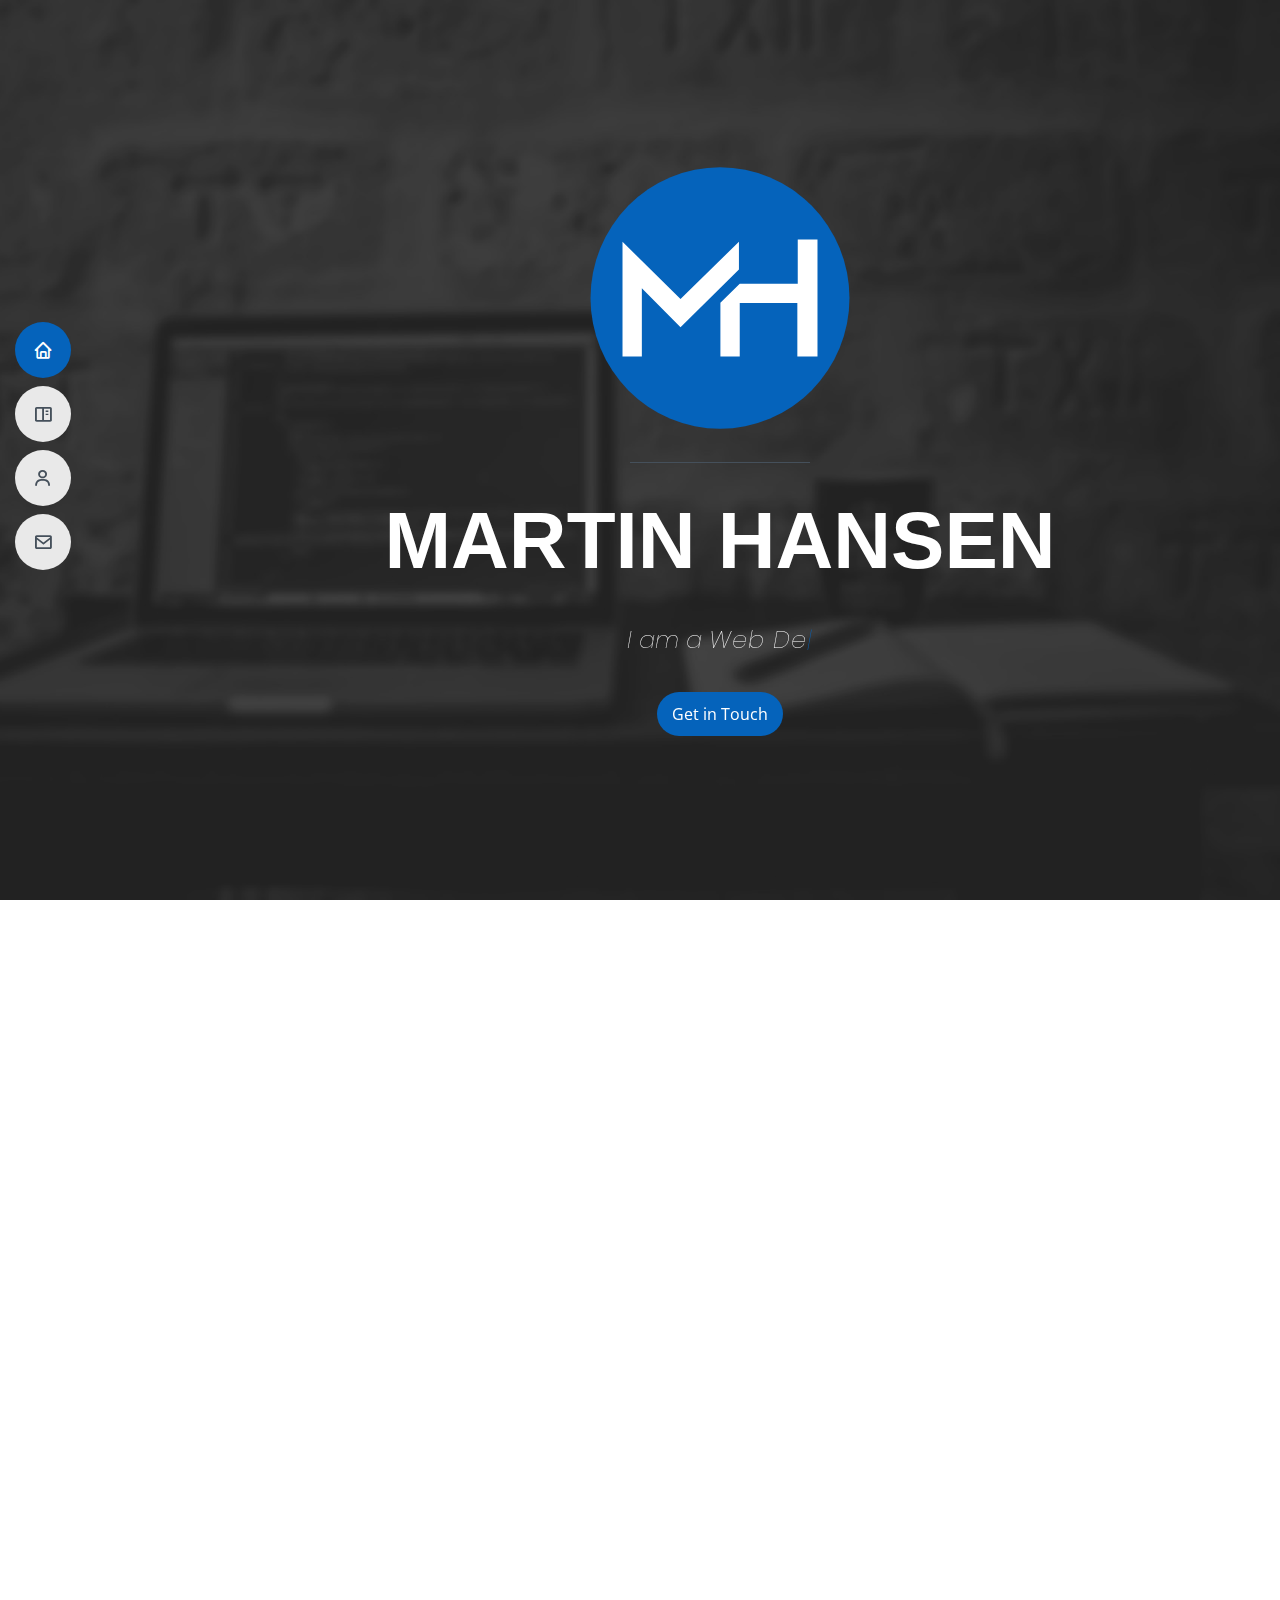
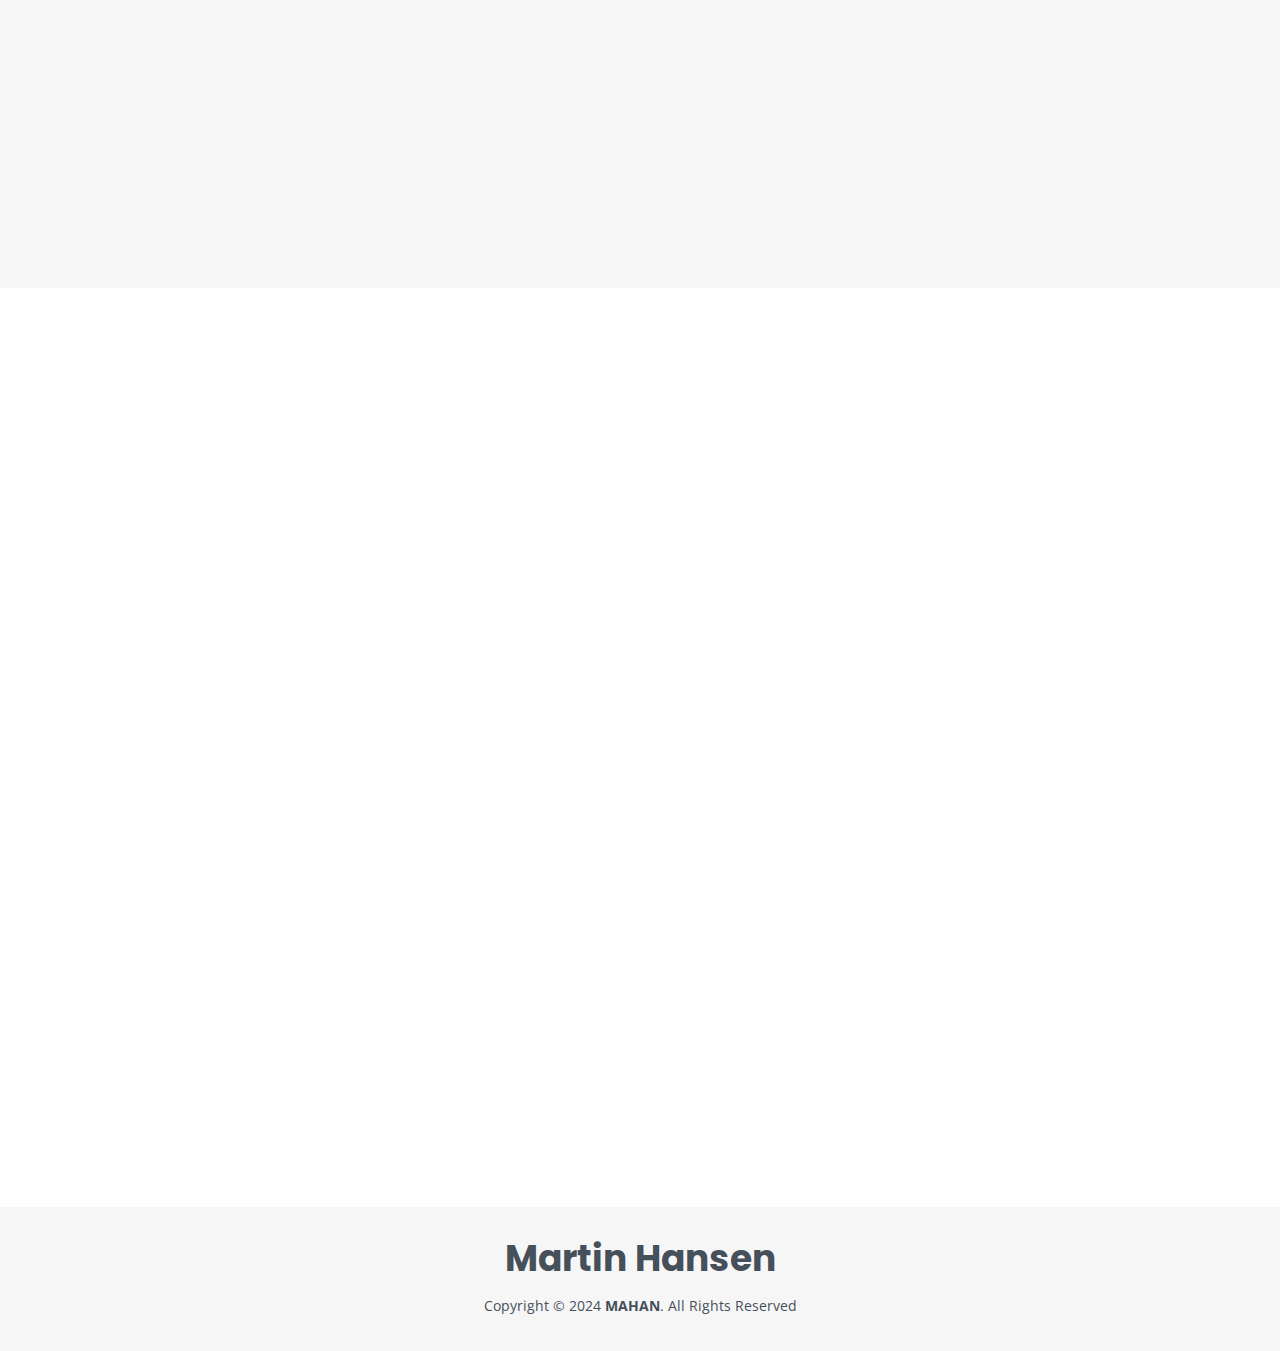
<file: index.html>
<!DOCTYPE html>
<html lang="en">
  <head>
    <meta charset="utf-8" />
    <meta content="width=device-width, initial-scale=1.0" name="viewport" />

    <title>mahan.dk</title>
    <meta content="" name="description" />
    <meta content="" name="keywords" />

    <!-- Favicons -->
    <link href="assets/img/favicon.svg" rel="icon" />
    <link href="assets/img/apple-touch-icon.png" rel="apple-touch-icon" />

    <!-- Google Fonts -->
    <link
      href="https://fonts.googleapis.com/css?family=Open+Sans:300,300i,400,400i,600,600i,700,700i|Raleway:300,300i,400,400i,500,500i,600,600i,700,700i|Poppins:300,300i,400,400i,500,500i,600,600i,700,700i"
      rel="stylesheet"
    />

    <!-- Vendor CSS Files -->
    <link href="assets/vendor/aos/aos.css" rel="stylesheet" />
    <link
      href="assets/vendor/bootstrap/css/bootstrap.min.css"
      rel="stylesheet"
    />
    <link
      href="assets/vendor/bootstrap-icons/bootstrap-icons.css"
      rel="stylesheet"
    />
    <link href="assets/vendor/boxicons/css/boxicons.min.css" rel="stylesheet" />
    <link
      href="assets/vendor/glightbox/css/glightbox.min.css"
      rel="stylesheet"
    />
    <link href="assets/vendor/swiper/swiper-bundle.min.css" rel="stylesheet" />

    <!-- Template Main CSS File -->
    <link href="assets/css/style.css" rel="stylesheet" />
  </head>

  <body>
    <!-- ======= Mobile nav toggle button ======= -->
    <i class="bi bi-list mobile-nav-toggle d-lg-none"></i>
    <!-- ======= Header ======= -->
    <header id="header" class="d-flex flex-column justify-content-center">
      <nav id="navbar" class="navbar nav-menu">
        <ul>
          <li>
            <a href="#hero" class="nav-link scrollto active"
              ><i class="bx bx-home"></i> <span>Home</span></a
            >
          </li>
          <li>
            <a href="#portfolio" class="nav-link scrollto"
              ><i class="bx bx-book-content"></i> <span>Portfolio</span></a
            >
          </li>
          <li>
            <a href="#about" class="nav-link scrollto"
              ><i class="bx bx-user"></i> <span>About</span></a
            >
          </li>
          <li>
            <a href="#contact" class="nav-link scrollto"
              ><i class="bx bx-envelope"></i> <span>Contact</span></a
            >
          </li>
        </ul>
      </nav>
      <!-- .nav-menu -->
    </header>
    <!-- End Header -->

    <!-- ======= Hero Section ======= -->
    <section id="hero" class="d-flex flex-column justify-content-center">
      <div class="container" data-aos="zoom-in" data-aos-delay="100">
        <div class="hero-container mx-auto flex">
          <img src="assets/img/favicon.svg" alt="log" width="40%" />
          <div
            style="width: 180px; height: 1px; background: #45505b; margin: 30px"
          ></div>
          <h1>Martin Hansen</h1>
          <p class="fst-italic" style="font-weight: 100">
            I am a
            <span
              class="typed"
              data-typed-items="Web Developer, Game Developer"
              style="color: white"
            ></span>
          </p>
          <button class="hero-button mt-3">
            <a style="color: white" href="#contact" class="scrollto"
              >Get in Touch</a
            >
          </button>
        </div>
      </div>
    </section>
    <!-- End Hero -->
    <main id="main">
      <!-- ======= Portfolio Section ======= -->
      <section id="portfolio" class="portfolio section-bg">
        <div class="container" data-aos="fade-up">
          <div class="section-title">
            <h2>Portfolio</h2>
          </div>

          <div class="row">
            <div
              class="col-lg-12 d-flex justify-content-center"
              data-aos="fade-up"
              data-aos-delay="100"
            >
              <ul id="portfolio-flters">
                <li data-filter="*" class="filter-active">All</li>
                <li data-filter=".filter-web">Web</li>
                <li data-filter=".filter-games">Games</li>
                <li data-filter=".filter-other">Other</li>
              </ul>
            </div>
          </div>

          <div
            class="row portfolio-container"
            data-aos="fade-up"
            data-aos-delay="200"
          >
            <!-- ********** Project 1 ********** -->

            <div class="col-lg-4 col-md-6 portfolio-item filter-games">
              <a
                href="spaceinvaders-page.html"
                class="portfolio-details-lightbox fill-div"
                data-glightbox="type: external"
                title="Portfolio Details"
              >
                <div class="portfolio-wrap">
                  <img
                    src="assets/img/portfolio/spaceInvaders/thumbnail.jpg"
                    class="img-fluid"
                    alt=""
                  />
                  <div class="portfolio-info">
                    <h4>Space Invaders (with a twist)</h4>
                    <p>Game</p>
                  </div>
                </div>
              </a>
            </div>

            <!-- ********** Project 2 ********** -->
            <div class="col-lg-4 col-md-6 portfolio-item filter-web">
              <a
                href="cryptobutler.html"
                class="portfolio-details-lightbox fill-div"
                data-glightbox="type: external"
                title="Portfolio Details"
              >
                <div class="portfolio-wrap">
                  <img
                    src="assets/img/portfolio/crypto/thumbnail.jpg"
                    class="img-fluid"
                    alt=""
                  />
                  <div class="portfolio-info">
                    <h4>Crypto Butler</h4>
                    <p>Web</p>
                  </div>
                </div>
              </a>
            </div>

            <!-- ********** Project 3 ********** -->
            <div class="col-lg-4 col-md-6 portfolio-item filter-other">
              <a
                href="digitalpainting.html"
                class="portfolio-details-lightbox fill-div"
                data-glightbox="type: external"
                title="Portfolio Details"
              >
                <div class="portfolio-wrap">
                  <img
                    src="assets/img/portfolio/digitalPainting/thumbnail.jpg"
                    class="img-fluid"
                    alt=""
                  />
                  <div class="portfolio-info">
                    <h4>Digital Painting</h4>
                    <p>Other</p>
                  </div>
                </div>
              </a>
            </div>

            
            <!-- ********** Project 4 ********** -->
            <div class="col-lg-4 col-md-6 portfolio-item filter-web">
              <a
              href="movie.html"
              class="portfolio-details-lightbox fill-div"
              data-glightbox="type: external"
              title="Portfolio Details"
              >
              <div class="portfolio-wrap">
                  <img
                    src="assets/img/portfolio/movie/thumbnail.jpg"
                    class="img-fluid"
                    alt=""
                  />
                  <div class="portfolio-info">
                    <h4>Movie Database</h4>
                    <p>Web</p>
                  </div>
                </div>
              </a>
            </div>

            <!-- ********** Project 5 ********** -->
            <div class="col-lg-4 col-md-6 portfolio-item filter-games">
              <a
                href="skeeter.html"
                class="portfolio-details-lightbox fill-div"
                data-glightbox="type: external"
                title="Portfolio Details"
              >
                <div class="portfolio-wrap">
                  <img
                    src="assets/img/portfolio/skeeter/thumbnail.jpg"
                    class="img-fluid"
                    alt=""
                  />
                  <div class="portfolio-info">
                    <h4>Skeeter, Go Faster!</h4>
                    <p>Game</p>
                  </div>
                </div>
              </a>
            </div>
            
            <!-- ********** Project 6 ********** -->
            <div class="col-lg-4 col-md-6 portfolio-item filter-other">
              <a
                href="2050game.html"
                class="portfolio-details-lightbox fill-div"
                data-glightbox="type: external"
                title="Portfolio Details"
              >
                <div class="portfolio-wrap">
                  <img
                    src="assets/img/portfolio/2050game/thumbnail.jpg"
                    class="img-fluid"
                    alt=""
                  />
                  <div class="portfolio-info">
                    <h4>2050 Game</h4>
                    <p>Other</p>
                  </div>
                </div>
              </a>
            </div>

            <!-- ********** Project 7 ********** -->
            <div class="col-lg-4 col-md-6 portfolio-item filter-other">
              <a
                href="steppinstones.html"
                class="portfolio-details-lightbox fill-div"
                data-glightbox="type: external"
                title="Portfolio Details"
              >
                <div class="portfolio-wrap">
                  <img
                    src="assets/img/portfolio/steppinstones/thumbnail.jpg"
                    class="img-fluid"
                    alt=""
                  />
                  <div class="portfolio-info">
                    <h4>Steppin' Stones</h4>
                    <p>Other</p>
                  </div>
                </div>
              </a>
            </div>

            <!-- ********** Project 8 ********** -->
            <div class="col-lg-4 col-md-6 portfolio-item filter-other">
              <a
                href="thisnthat.html"
                class="portfolio-details-lightbox fill-div"
                data-glightbox="type: external"
                title="Portfolio Details"
              >
                <div class="portfolio-wrap">
                  <img
                    src="assets/img/portfolio/thisnthat/thumbnail.jpg"
                    class="img-fluid"
                    alt=""
                  />
                  <div class="portfolio-info">
                    <h4>This'n'That</h4>
                    <p>Other</p>
                  </div>
                </div>
              </a>
            </div>

            <!-- ********** Project 9 ********** -->
            <div class="col-lg-4 col-md-6 portfolio-item filter-web">
              <a
                href="hungergram-page.html"
                class="portfolio-details-lightbox fill-div"
                data-glightbox="type: external"
                title="Portfolio Details"
              >
                <div class="portfolio-wrap">
                  <img
                    src="assets/img/portfolio/hungergram/thumbnail.jpg"
                    class="img-fluid"
                    alt=""
                  />
                  <div class="portfolio-info">
                    <h4>HungerGram</h4>
                    <p>Web</p>
                  </div>
                </div>
              </a>
            </div>
          </div>
        </div>
      </section>
      <!-- End Portfolio Section -->
      <!-- ======= About Section ======= -->
      <section id="about" class="about">
        <div class="container" data-aos="fade-up">
          <div class="section-title">
            <h2>About</h2>
          </div>

          <div class="row">
            <div class="col-lg-4">
              <img
                src="assets/img/portrait.jpg"
                class="img-fluid rounded-circle"
                alt=""
              />
            </div>
            <div class="col-lg-8 pt-4 pt-lg-0 content">
              <h3>Web &amp; Game Developer.</h3>
              <p class="fst-italic" style="">
                Developer with strong base in Next.js
              </p>
              <div class="row mb-5">
                <div class="col-lg-12">
                  <ul>
                    <li>
                      <i class="bi bi-chevron-right"></i>
                      <strong>Age:</strong> <span>35</span>
                    </li>
                    <li>
                      <i class="bi bi-chevron-right"></i>
                      <strong>Education:</strong>
                      <span>Msc. Games, IT University of Copenhagen</span>
                    </li>
                    <li>
                      <i class="bi bi-chevron-right"></i>
                      <strong>City:</strong> <span>Copenhagen, Denmark</span>
                    </li>
                  </ul>
                </div>
              </div>
              <p>
                My name is Martin. I am a graduate from the IT University of Copenhagen with a Master’s degree in Games and a Bachelor in Digital Media & Design.
                <br /><br />
                This site acts as a portfolio for some of the projects I have done in the past, mainly software development of different sorts. With a solid foundation in web development, I thrive on creating dynamic, responsive web applications. Furthermore, my expertise in Next.js allows me to build scalable and performant websites, leveraging features like server-side rendering and static site generation to optimise both speed and SEO.
                <br><br>
                In addition to my web development work, I have a keen interest in game development, particularly with the Unity3D engine. This secondary specialty allows me to blend creativity with technical skills, crafting immersive experiences that engage players. 
                <br><br>
                When I am not coding, I enjoy exploring the latest tech trends or experimenting with new game mechanics. I believe in the power of continuous learning and collaboration, and I'm always eager to connect with fellow developers and creatives.
              </p>
            </div>
          </div>
        </div>
      </section>
      <!-- End About Section -->

      <!-- ======= Skills Section ======= -->
      <section id="skills" class="skills section-bg">
        <div class="container" data-aos="fade-up">
          <div class="section-title">
            <h2>Skills</h2>
            <!-- <p>
              Overview of skills
            </p> -->
          </div>

          <div class="row skills-content">
            <div class="col-lg-6">
              <div class="progress">
                <span class="skill"
                  >HTML + CSS + JS <i class="val">100%</i></span
                >
                <div class="progress-bar-wrap">
                  <div
                    class="progress-bar"
                    role="progressbar"
                    aria-valuenow="100"
                    aria-valuemin="0"
                    aria-valuemax="100"
                  ></div>
                </div>
              </div>

              <div class="progress">
                <span class="skill">React/nextjs <i class="val">90%</i></span>
                <div class="progress-bar-wrap">
                  <div
                    class="progress-bar"
                    role="progressbar"
                    aria-valuenow="90"
                    aria-valuemin="0"
                    aria-valuemax="100"
                  ></div>
                </div>
              </div>

              <div class="progress">
                <span class="skill"
                  >Photoshop + Design Tools <i class="val">60%</i></span
                >
                <div class="progress-bar-wrap">
                  <div
                    class="progress-bar"
                    role="progressbar"
                    aria-valuenow="60"
                    aria-valuemin="0"
                    aria-valuemax="100"
                  ></div>
                </div>
              </div>
            </div>

            <div class="col-lg-6">
              <div class="progress">
                <span class="skill">Unity3D <i class="val">85%</i></span>
                <div class="progress-bar-wrap">
                  <div
                    class="progress-bar"
                    role="progressbar"
                    aria-valuenow="85"
                    aria-valuemin="0"
                    aria-valuemax="100"
                  ></div>
                </div>
              </div>

              <div class="progress">
                <span class="skill">Unreal Engine <i class="val">70%</i></span>
                <div class="progress-bar-wrap">
                  <div
                    class="progress-bar"
                    role="progressbar"
                    aria-valuenow="70"
                    aria-valuemin="0"
                    aria-valuemax="100"
                  ></div>
                </div>
              </div>

              <div class="progress">
                <span class="skill">Blender <i class="val">70%</i></span>
                <div class="progress-bar-wrap">
                  <div
                    class="progress-bar"
                    role="progressbar"
                    aria-valuenow="70"
                    aria-valuemin="0"
                    aria-valuemax="100"
                  ></div>
                </div>
              </div>
            </div>
          </div>
        </div>
      </section>
      <!-- End Skills Section -->

      <!-- ======= Contact Section ======= -->
      <section id="contact" class="contact">
        <div class="container" data-aos="fade-up">
          <div class="section-title mb-lg-5">
            <h2 class="mb-lg-5">Contact</h2>
          </div>
            
            <div class="row mt-1 py-lg-5">
              <div id="contact-logo" class="col-lg-4">
                <div class="info">
                <img src="assets/img/pc.svg" alt="mailbox icon" />
              </div>
            </div>
            <div class="col-lg-8 mt-5 mt-lg-0">
              <form
                id="my-form"
                action="https://formspree.io/f/xnnajvkr"
                method="POST"
                class="php-email-form"
              >
                <div class="row">
                  <div class="col-md-6 form-group">
                    <input
                      type="text"
                      name="name"
                      class="form-control"
                      placeholder="Your Name"
                      required
                    />
                  </div>
                  <div class="col-md-6 form-group mt-3 mt-md-0">
                    <input
                      type="email"
                      class="form-control"
                      name="email"
                      placeholder="Your Email"
                      required
                    />
                  </div>
                </div>
                <div class="form-group mt-3">
                  <input
                    type="text"
                    class="form-control"
                    name="subject"
                    placeholder="Subject"
                    required
                  />
                </div>
                <div class="form-group mt-3">
                  <textarea
                    class="form-control"
                    name="message"
                    rows="5"
                    placeholder="Message"
                    required
                  ></textarea>
                </div>
                <div class="text-center">
                  <button type="submit" id="my-form-button" class="mt-4">
                    Send Message
                  </button>
                  <br /><br />
                  <p id="my-form-status"></p>
                </div>
              </form>
            </div>
          </div>
      </section>

      <!-- End Contact Section -->
    </main>
    <!-- End #main -->

    <!-- ======= Footer ======= -->
    <footer id="footer">
      <div class="container">
        <h3>Martin Hansen</h3>
        <div class="copyright">
          Copyright &copy; 2024 <strong><span>MAHAN</span></strong
          >. All Rights Reserved
        </div>
      </div>
    </footer>
    <!-- End Footer -->

    <div id="preloader"></div>
    <a
      href="#"
      class="back-to-top d-flex align-items-center justify-content-center"
      ><i class="bi bi-arrow-up-short"></i
    ></a>

    <!-- Vendor JS Files -->
    <script src="assets/vendor/purecounter/purecounter_vanilla.js"></script>
    <script src="assets/vendor/aos/aos.js"></script>
    <script src="assets/vendor/bootstrap/js/bootstrap.bundle.min.js"></script>
    <script src="assets/vendor/glightbox/js/glightbox.min.js"></script>
    <script src="assets/vendor/isotope-layout/isotope.pkgd.min.js"></script>
    <script src="assets/vendor/swiper/swiper-bundle.min.js"></script>
    <script src="assets/vendor/typed.js/typed.umd.js"></script>
    <script src="assets/vendor/waypoints/noframework.waypoints.js"></script>

    <!-- Template Main JS File -->
    <script src="assets/js/main.js"></script>
    <script>
      var form = document.getElementById("my-form");

      async function handleSubmit(event) {
        event.preventDefault();
        var status = document.getElementById("my-form-status");
        var data = new FormData(event.target);
        fetch(event.target.action, {
          method: form.method,
          body: data,
          headers: {
            Accept: "application/json",
          },
        })
          .then((response) => {
            if (response.ok) {
              status.classList.add("form-success");
              status.innerHTML = "Thanks for your submission!";
              form.reset();
            } else {
              response.json().then((data) => {
                if (Object.hasOwn(data, "errors")) {
                  status.classList.add("form-error");
                  status.innerHTML = data["errors"]
                    .map((error) => error["message"])
                    .join(", ");
                } else {
                  status.classList.add("form-error");
                  status.innerHTML =
                    "Oops! There was a problem submitting your form";
                }
              });
            }
          })
          .catch((error) => {
            status.innerHTML = "Oops! There was a problem submitting your form";
          });
      }
      form.addEventListener("submit", handleSubmit);
    </script>
  </body>
</html>
</file>
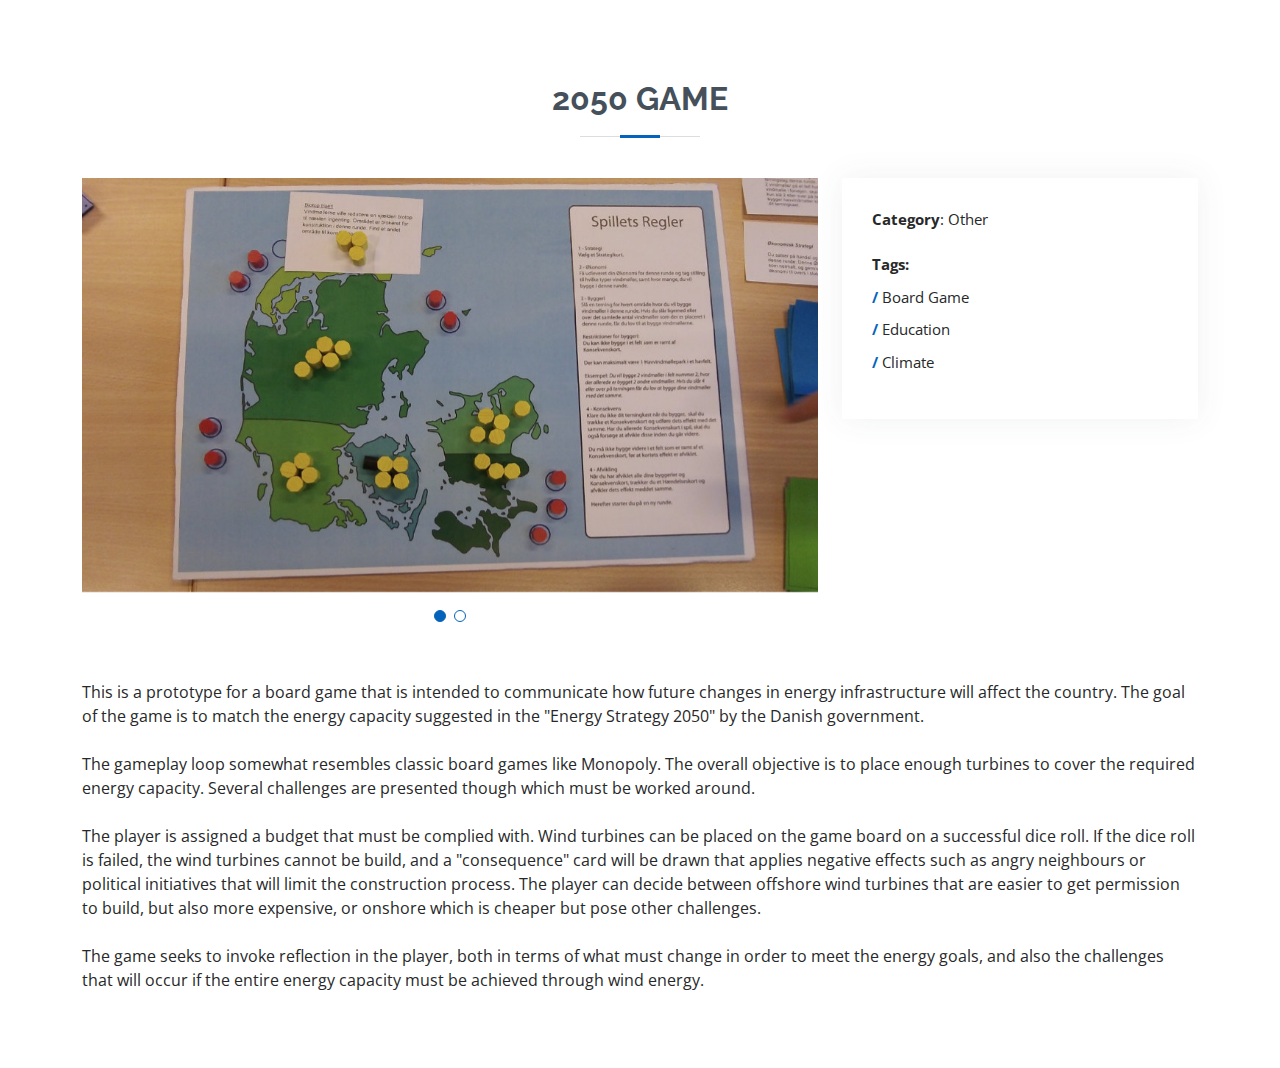
<file: 2050game.html>
<!DOCTYPE html>
<html lang="en">
  <head>
    <meta charset="utf-8" />
    <meta content="width=device-width, initial-scale=1.0" name="viewport" />

    <title>2050 Game</title>
    <meta content="" name="description" />
    <meta content="" name="keywords" />

    <!-- Favicons -->
    <link href="assets/img/favicon.png" rel="icon" />
    <link href="assets/img/apple-touch-icon.png" rel="apple-touch-icon" />

    <!-- Google Fonts -->
    <link
      href="https://fonts.googleapis.com/css?family=Open+Sans:300,300i,400,400i,600,600i,700,700i|Raleway:300,300i,400,400i,500,500i,600,600i,700,700i|Poppins:300,300i,400,400i,500,500i,600,600i,700,700i"
      rel="stylesheet"
    />

    <!-- Vendor CSS Files -->
    <link href="assets/vendor/aos/aos.css" rel="stylesheet" />
    <link
      href="assets/vendor/bootstrap/css/bootstrap.min.css"
      rel="stylesheet"
    />
    <link
      href="assets/vendor/bootstrap-icons/bootstrap-icons.css"
      rel="stylesheet"
    />
    <link href="assets/vendor/boxicons/css/boxicons.min.css" rel="stylesheet" />
    <link
      href="assets/vendor/glightbox/css/glightbox.min.css"
      rel="stylesheet"
    />
    <link href="assets/vendor/swiper/swiper-bundle.min.css" rel="stylesheet" />

    <!-- Template Main CSS File -->
    <link href="assets/css/style.css" rel="stylesheet" />
  </head>

  <body>
    <main id="main">
      <!-- ======= Portfolio Details Section ======= -->
      <section id="portfolio-details" class="portfolio-details">
        <h2 class="portfolio-details-header">2050 Game</h2>
        <div class="container">
          <div class="row gy-4">
            <div class="col-lg-8">
              <div class="portfolio-details-slider swiper">
                <div class="swiper-wrapper align-items-center">
                  <div class="swiper-slide">
                    <img src="assets/img/portfolio/2050game/IMG/3.jpg" alt="" />
                  </div>

                  <div class="swiper-slide">
                    <img src="assets/img/portfolio/2050game/IMG/4.jpg" alt="" />
                  </div>
                </div>
                <div class="swiper-pagination"></div>
              </div>
            </div>

            <div class="col-lg-4">
              <div class="portfolio-info">
                <ul>
                  <li><strong>Category</strong>: Other</li>
                  <br />
                  <li><strong>Tags:</strong></li>
                  <li>
                    <ul>
                      <li><span class="i-d">/ </span>Board Game</li>
                      <li><span class="i-d">/ </span>Education</li>
                      <li><span class="i-d">/ </span>Climate</li>
                    </ul>
                  </li>
                </ul>
              </div>
            </div>
            <p>
              This is a prototype for a board game that is intended to
              communicate how future changes in energy infrastructure will
              affect the country. The goal of the game is to match the energy
              capacity suggested in the "Energy Strategy 2050" by the Danish
              government.
              <br />
              <br />
              The gameplay loop somewhat resembles classic board games like
              Monopoly. The overall objective is to place enough turbines to
              cover the required energy capacity. Several challenges are
              presented though which must be worked around.
              <br /><br />
              The player is assigned a budget that must be complied with. Wind
              turbines can be placed on the game board on a successful dice
              roll. If the dice roll is failed, the wind turbines cannot be
              build, and a "consequence" card will be drawn that applies
              negative effects such as angry neighbours or political initiatives
              that will limit the construction process. The player can decide
              between offshore wind turbines that are easier to get permission
              to build, but also more expensive, or onshore which is cheaper but
              pose other challenges.
              <br />
              <br />
              The game seeks to invoke reflection in the player, both in terms
              of what must change in order to meet the energy goals, and also
              the challenges that will occur if the entire energy capacity must
              be achieved through wind energy.
            </p>
          </div>
        </div>
      </section>
      <!-- End Portfolio Details Section -->
    </main>
    <!-- End #main -->

    <div id="preloader"></div>
    <a
      href="#"
      class="back-to-top d-flex align-items-center justify-content-center"
      ><i class="bi bi-arrow-up-short"></i
    ></a>

    <!-- Vendor JS Files -->
    <script src="assets/vendor/purecounter/purecounter_vanilla.js"></script>
    <script src="assets/vendor/aos/aos.js"></script>
    <script src="assets/vendor/bootstrap/js/bootstrap.bundle.min.js"></script>
    <script src="assets/vendor/glightbox/js/glightbox.min.js"></script>
    <script src="assets/vendor/isotope-layout/isotope.pkgd.min.js"></script>
    <script src="assets/vendor/swiper/swiper-bundle.min.js"></script>
    <script src="assets/vendor/typed.js/typed.umd.js"></script>
    <script src="assets/vendor/waypoints/noframework.waypoints.js"></script>

    <!-- Template Main JS File -->
    <script src="assets/js/main.js"></script>
  </body>
</html>
</file>
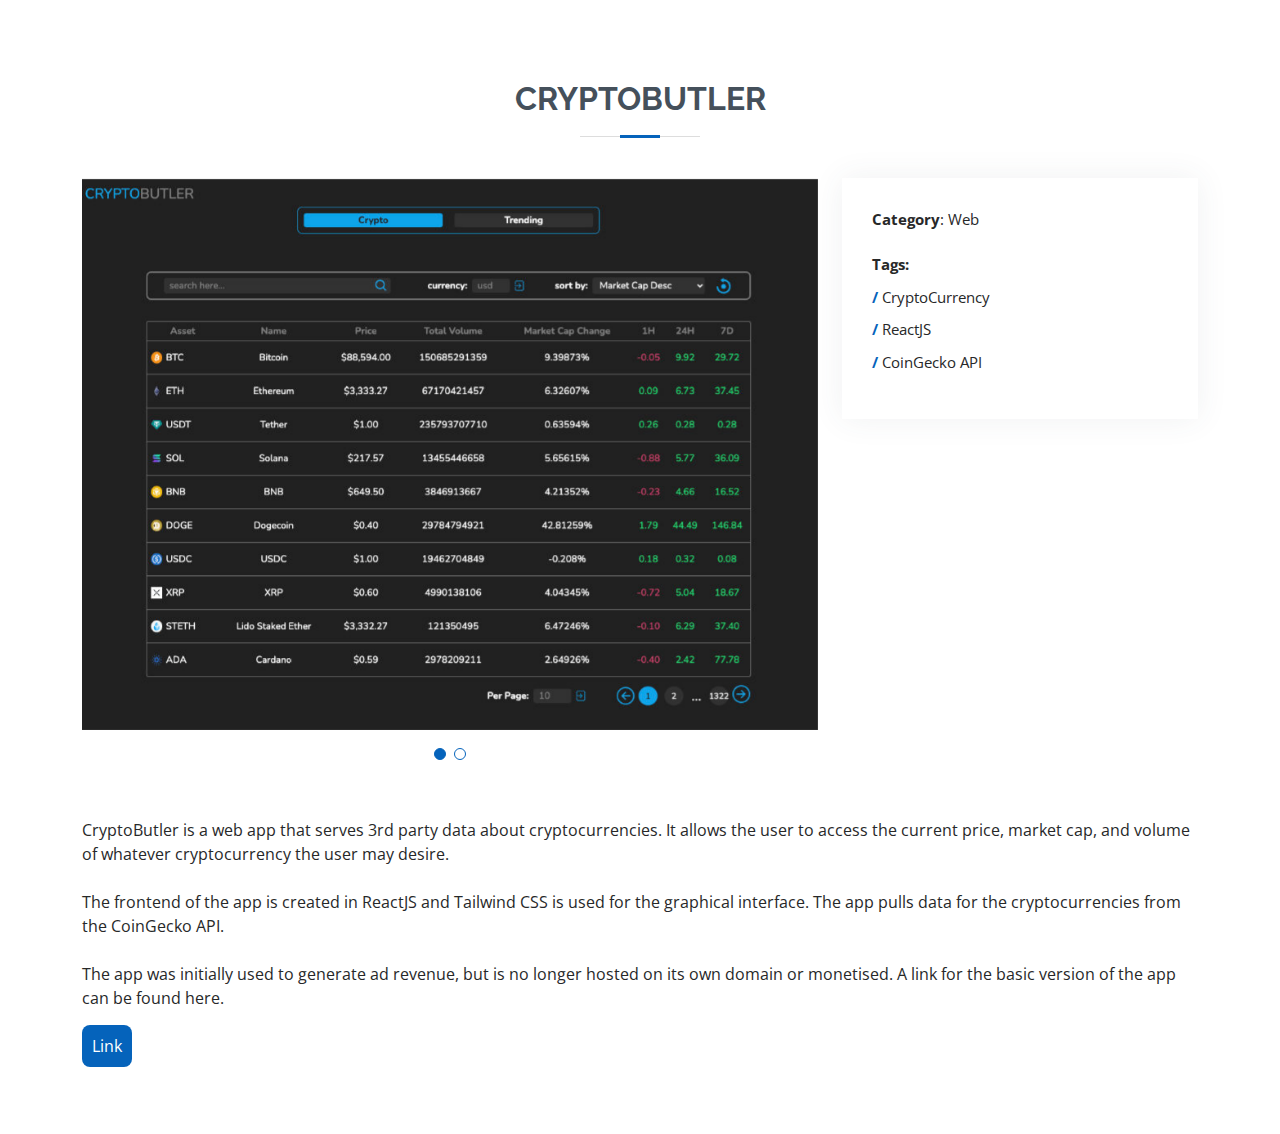
<file: cryptobutler.html>
<!DOCTYPE html>
<html lang="en">
  <head>
    <meta charset="utf-8" />
    <meta content="width=device-width, initial-scale=1.0" name="viewport" />

    <title>Crypto Butler</title>
    <meta content="" name="description" />
    <meta content="" name="keywords" />

    <!-- Favicons -->
    <link href="assets/img/favicon.png" rel="icon" />
    <link href="assets/img/apple-touch-icon.png" rel="apple-touch-icon" />

    <!-- Google Fonts -->
    <link
      href="https://fonts.googleapis.com/css?family=Open+Sans:300,300i,400,400i,600,600i,700,700i|Raleway:300,300i,400,400i,500,500i,600,600i,700,700i|Poppins:300,300i,400,400i,500,500i,600,600i,700,700i"
      rel="stylesheet"
    />

    <!-- Vendor CSS Files -->
    <link href="assets/vendor/aos/aos.css" rel="stylesheet" />
    <link
      href="assets/vendor/bootstrap/css/bootstrap.min.css"
      rel="stylesheet"
    />
    <link
      href="assets/vendor/bootstrap-icons/bootstrap-icons.css"
      rel="stylesheet"
    />
    <link href="assets/vendor/boxicons/css/boxicons.min.css" rel="stylesheet" />
    <link
      href="assets/vendor/glightbox/css/glightbox.min.css"
      rel="stylesheet"
    />
    <link href="assets/vendor/swiper/swiper-bundle.min.css" rel="stylesheet" />

    <!-- Template Main CSS File -->
    <link href="assets/css/style.css" rel="stylesheet" />
  </head>

  <body>
    <main id="main">
      <!-- ======= Portfolio Details Section ======= -->
      <section id="portfolio-details" class="portfolio-details">
        <h2 class="portfolio-details-header">CryptoButler</h2>
        <div class="container">
          <div class="row gy-4">
            <div class="col-lg-8">
              <div class="portfolio-details-slider swiper">
                <div class="swiper-wrapper align-items-center">
                  <div class="swiper-slide">
                    <img src="assets/img/portfolio/crypto/IMG/1.jpg" alt="" />
                  </div>

                  <div class="swiper-slide">
                    <img src="assets/img/portfolio/crypto/IMG/2.jpg" alt="" />
                  </div>
                </div>
                <div class="swiper-pagination"></div>
              </div>
            </div>

            <div class="col-lg-4">
              <div class="portfolio-info">
                <ul>
                  <li><strong>Category</strong>: Web</li>
                  <br />
                  <li><strong>Tags:</strong></li>
                  <li>
                    <ul>
                      <li><span class="i-d">/ </span>CryptoCurrency</li>
                      <li><span class="i-d">/ </span>ReactJS</li>
                      <li><span class="i-d">/ </span>CoinGecko API</li>
                    </ul>
                  </li>
                </ul>
              </div>
            </div>
            <p>
              CryptoButler is a web app that serves 3rd party data about
              cryptocurrencies. It allows the user to access the current price,
              market cap, and volume of whatever cryptocurrency the user may
              desire.
              <br />
              <br />
              The frontend of the app is created in ReactJS and Tailwind CSS is
              used for the graphical interface. The app pulls data for the
              cryptocurrencies from the CoinGecko API.
              <br />
              <br />
              The app was initially used to generate ad revenue, but is no
              longer hosted on its own domain or monetised. A link for the basic
              version of the app can be found here.
              <br />
              <br />
              <a
                href="https://crypto-tracker-eight-beige.vercel.app/"
                target="_blank"
                class="project-button"
              >
                Link
              </a>
            </p>
          </div>
        </div>
      </section>
      <!-- End Portfolio Details Section -->
    </main>
    <!-- End #main -->

    <div id="preloader"></div>
    <a
      href="#"
      class="back-to-top d-flex align-items-center justify-content-center"
      ><i class="bi bi-arrow-up-short"></i
    ></a>

    <!-- Vendor JS Files -->
    <script src="assets/vendor/purecounter/purecounter_vanilla.js"></script>
    <script src="assets/vendor/aos/aos.js"></script>
    <script src="assets/vendor/bootstrap/js/bootstrap.bundle.min.js"></script>
    <script src="assets/vendor/glightbox/js/glightbox.min.js"></script>
    <script src="assets/vendor/isotope-layout/isotope.pkgd.min.js"></script>
    <script src="assets/vendor/swiper/swiper-bundle.min.js"></script>
    <script src="assets/vendor/typed.js/typed.umd.js"></script>
    <script src="assets/vendor/waypoints/noframework.waypoints.js"></script>

    <!-- Template Main JS File -->
    <script src="assets/js/main.js"></script>
  </body>
</html>
</file>
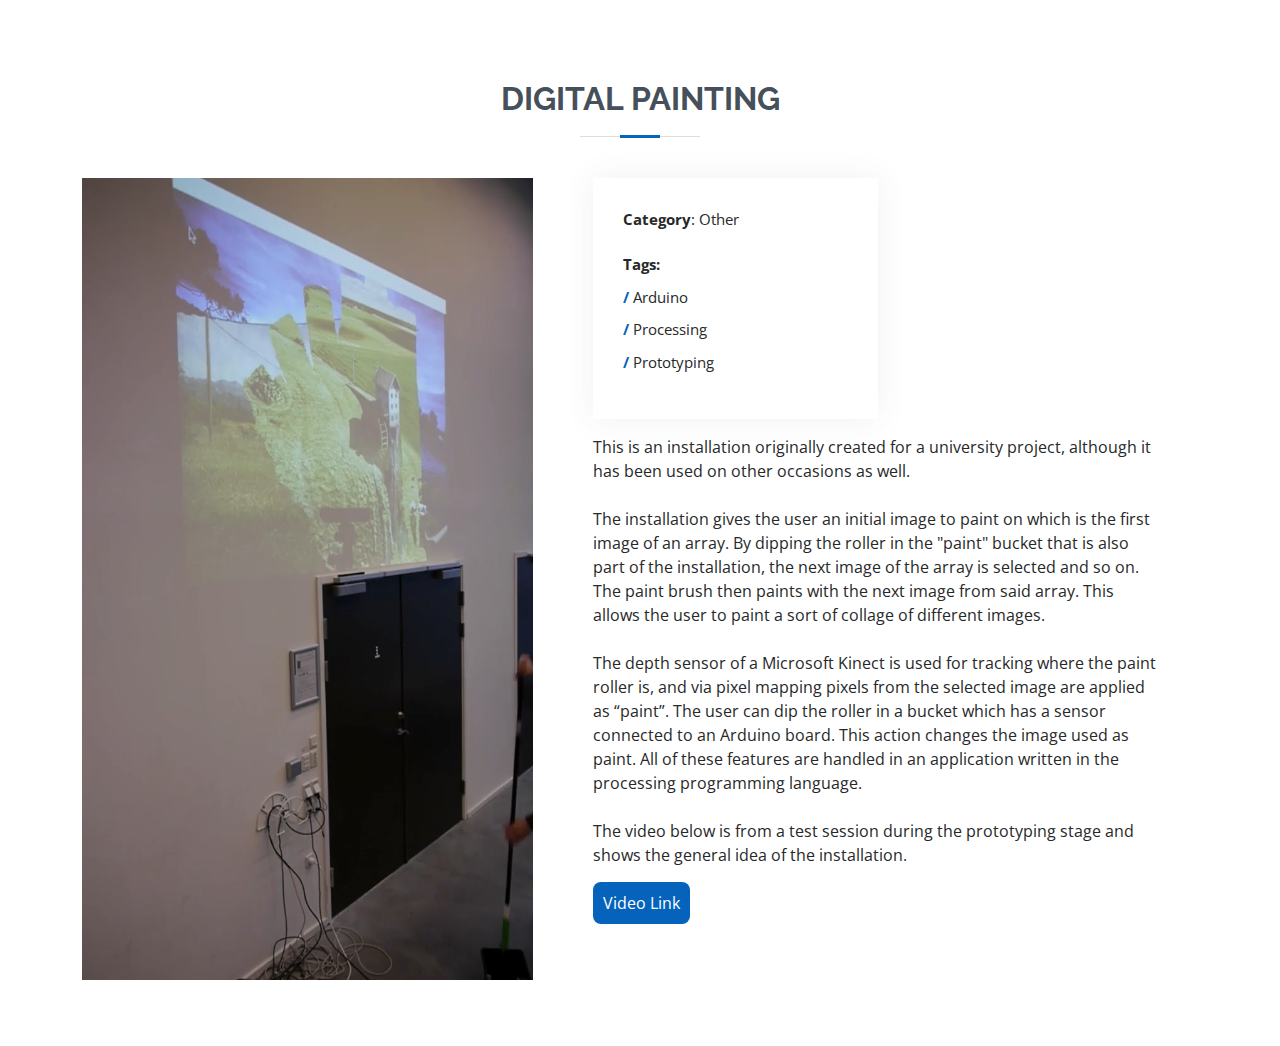
<file: digitalpainting.html>
<!DOCTYPE html>
<html lang="en">
  <head>
    <meta charset="utf-8" />
    <meta content="width=device-width, initial-scale=1.0" name="viewport" />

    <title>Digital Painting</title>
    <meta content="" name="description" />
    <meta content="" name="keywords" />

    <!-- Favicons -->
    <link href="assets/img/favicon.png" rel="icon" />
    <link href="assets/img/apple-touch-icon.png" rel="apple-touch-icon" />

    <!-- Google Fonts -->
    <link
      href="https://fonts.googleapis.com/css?family=Open+Sans:300,300i,400,400i,600,600i,700,700i|Raleway:300,300i,400,400i,500,500i,600,600i,700,700i|Poppins:300,300i,400,400i,500,500i,600,600i,700,700i"
      rel="stylesheet"
    />

    <!-- Vendor CSS Files -->
    <link href="assets/vendor/aos/aos.css" rel="stylesheet" />
    <link
      href="assets/vendor/bootstrap/css/bootstrap.min.css"
      rel="stylesheet"
    />
    <link
      href="assets/vendor/bootstrap-icons/bootstrap-icons.css"
      rel="stylesheet"
    />
    <link href="assets/vendor/boxicons/css/boxicons.min.css" rel="stylesheet" />
    <link
      href="assets/vendor/glightbox/css/glightbox.min.css"
      rel="stylesheet"
    />
    <link href="assets/vendor/swiper/swiper-bundle.min.css" rel="stylesheet" />

    <!-- Template Main CSS File -->
    <link href="assets/css/style.css" rel="stylesheet" />
  </head>

  <body>
    <main id="main">
      <!-- ======= Portfolio Details Section ======= -->
      <section id="portfolio-details" class="portfolio-details">
        <h2 class="portfolio-details-header">Digital Painting</h2>
        <div class="container">
          <div class="row gy-4">
            <div class="col-lg-5">

              <video
                src="assets/img/portfolio/digitalPainting/vertical.mp4"
                autoplay
                loop="loop"
                width="100%" height="auto"
              ></video>
            </div>

            <div class="col-lg-7 px-lg-5">
              <div class="portfolio-info col-lg-6">
                <ul>
                  <li><strong>Category</strong>: Other</li>
                  <br />
                  <li><strong>Tags:</strong></li>
                  <li>
                    <ul>
                      <li><span class="i-d">/ </span>Arduino</li>
                      <li><span class="i-d">/ </span>Processing</li>
                      <li><span class="i-d">/ </span>Prototyping</li>
                    </ul>
                  </li>
                </ul>
              </div>
              <p></p>
              This is an installation originally created for a university
              project, although it has been used on other occasions as well.
              <br />
              <br />
              The installation gives the user an initial image to paint on which
              is the first image of an array. By dipping the roller in the
              "paint" bucket that is also part of the installation, the next
              image of the array is selected and so on. The paint brush then paints with
              the next image from said array. This allows the user to
              paint a sort of collage of different images.
              <br />
              <br />
              The depth sensor of a Microsoft Kinect is used for tracking where the paint roller is,
              and via pixel mapping pixels from the selected image are applied as
              “paint”. The user can dip the roller in a bucket which has a sensor
              connected to an Arduino board. This action changes the image used
              as paint. All of these features are handled in an application
              written in the processing programming language.
              <br />
              <br />
              The video below is from a test session during the prototyping
              stage and shows the general idea of the installation.
              <br />
              <br />

              <a
                class="project-button"
                href="https://www.youtube.com/watch?v=AYKVwAzw8WU"
                target="_blank"
              >
                Video Link
              </a>
            </p>
            </div>
            
          </div>
        </div>
      </section>
      <!-- End Portfolio Details Section -->
    </main>
    <!-- End #main -->

    <div id="preloader"></div>
    <a
      href="#"
      class="back-to-top d-flex align-items-center justify-content-center"
      ><i class="bi bi-arrow-up-short"></i
    ></a>

    <!-- Vendor JS Files -->
    <script src="assets/vendor/purecounter/purecounter_vanilla.js"></script>
    <script src="assets/vendor/aos/aos.js"></script>
    <script src="assets/vendor/bootstrap/js/bootstrap.bundle.min.js"></script>
    <script src="assets/vendor/glightbox/js/glightbox.min.js"></script>
    <script src="assets/vendor/isotope-layout/isotope.pkgd.min.js"></script>
    <script src="assets/vendor/swiper/swiper-bundle.min.js"></script>
    <script src="assets/vendor/typed.js/typed.umd.js"></script>
    <script src="assets/vendor/waypoints/noframework.waypoints.js"></script>

    <!-- Template Main JS File -->
    <script src="assets/js/main.js"></script>
  </body>
</html>
</file>
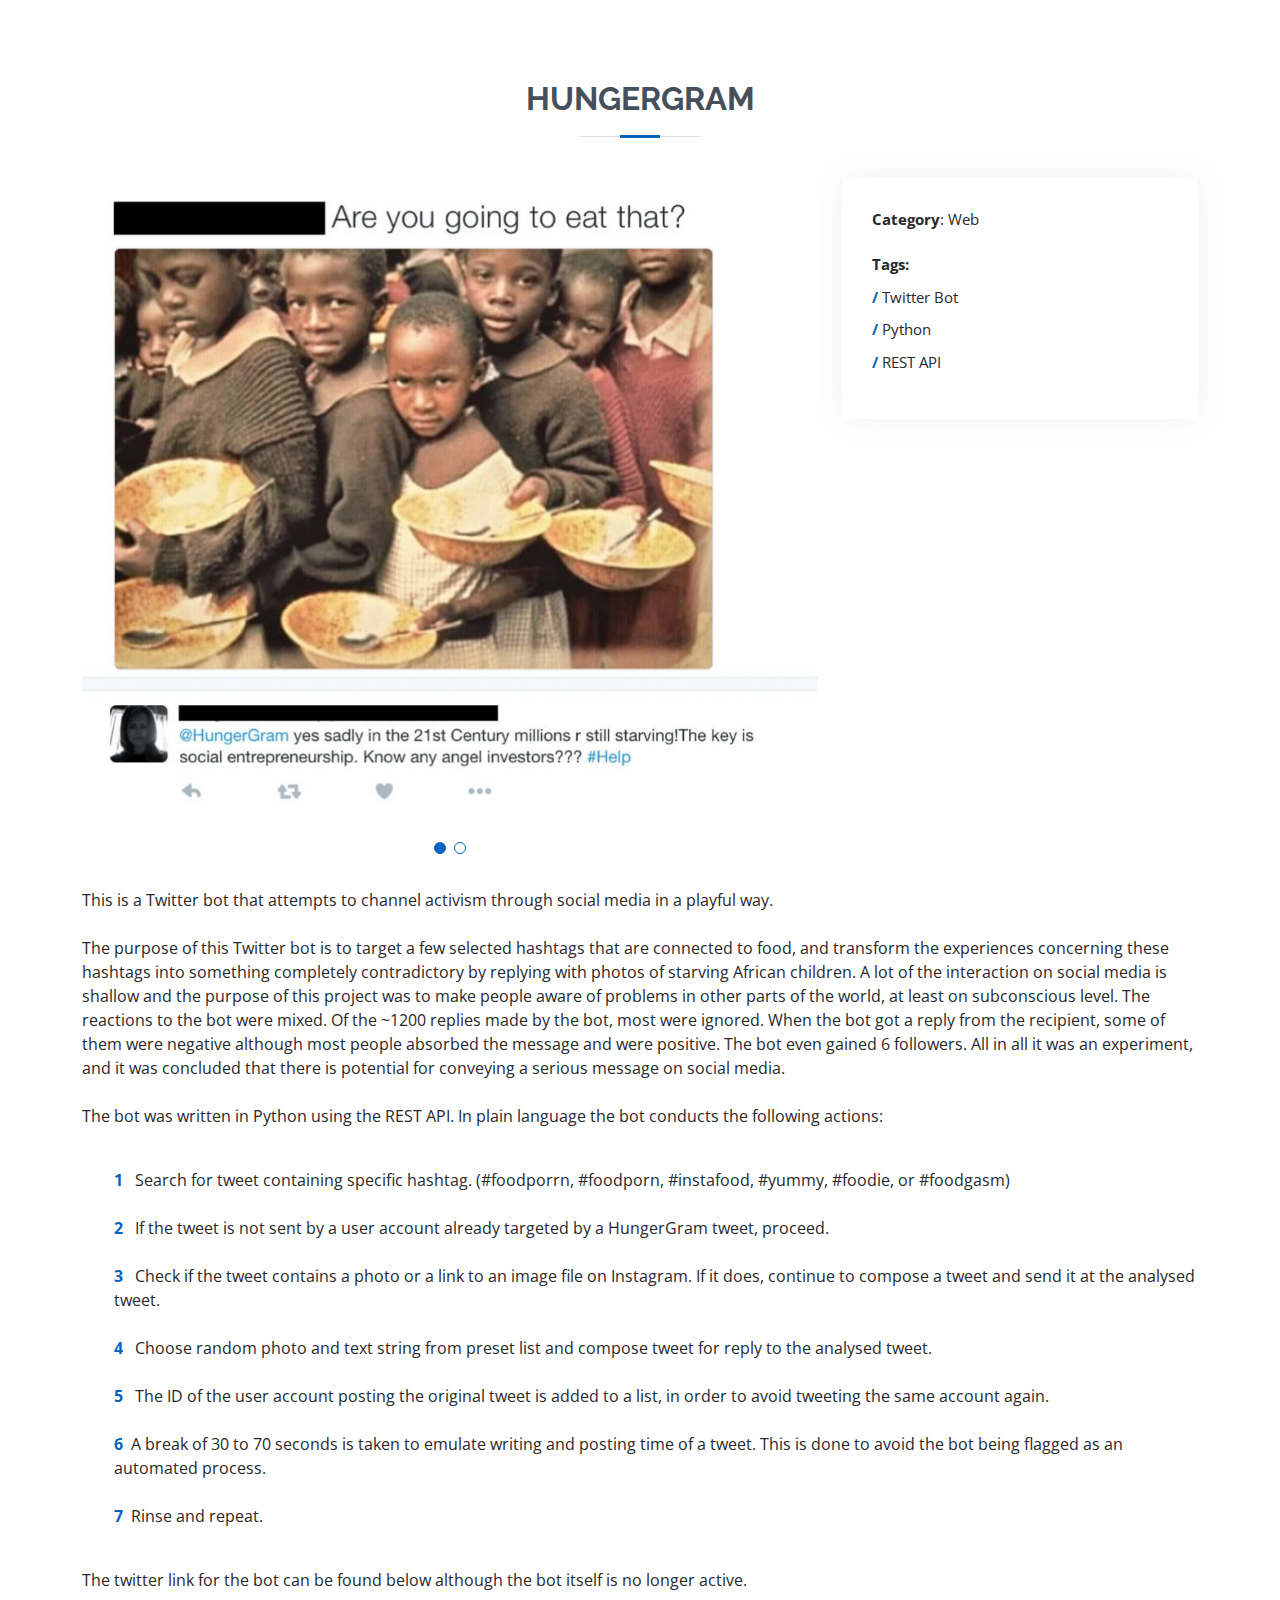
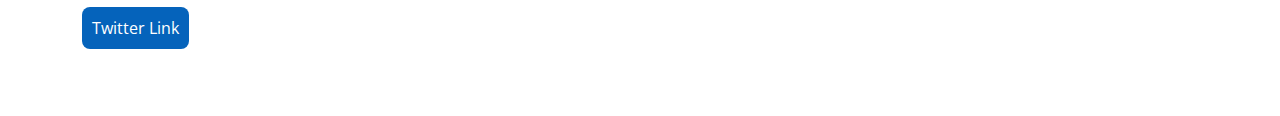
<file: hungergram-page.html>
<!DOCTYPE html>
<html lang="en">
  <head>
    <meta charset="utf-8" />
    <meta content="width=device-width, initial-scale=1.0" name="viewport" />

    <title>HungerGram</title>
    <meta content="" name="description" />
    <meta content="" name="keywords" />

    <!-- Favicons -->
    <link href="assets/img/favicon.png" rel="icon" />
    <link href="assets/img/apple-touch-icon.png" rel="apple-touch-icon" />

    <!-- Google Fonts -->
    <link
      href="https://fonts.googleapis.com/css?family=Open+Sans:300,300i,400,400i,600,600i,700,700i|Raleway:300,300i,400,400i,500,500i,600,600i,700,700i|Poppins:300,300i,400,400i,500,500i,600,600i,700,700i"
      rel="stylesheet"
    />

    <!-- Vendor CSS Files -->
    <link href="assets/vendor/aos/aos.css" rel="stylesheet" />
    <link
      href="assets/vendor/bootstrap/css/bootstrap.min.css"
      rel="stylesheet"
    />
    <link
      href="assets/vendor/bootstrap-icons/bootstrap-icons.css"
      rel="stylesheet"
    />
    <link href="assets/vendor/boxicons/css/boxicons.min.css" rel="stylesheet" />
    <link
      href="assets/vendor/glightbox/css/glightbox.min.css"
      rel="stylesheet"
    />
    <link href="assets/vendor/swiper/swiper-bundle.min.css" rel="stylesheet" />

    <!-- Template Main CSS File -->
    <link href="assets/css/style.css" rel="stylesheet" />
  </head>

  <body>
    <main id="main">
      <!-- ======= Portfolio Details Section ======= -->
      <section id="portfolio-details" class="portfolio-details">
        <h2 class="portfolio-details-header">HungerGram</h2>
        <div class="container">
          <div class="row gy-4">
            <div class="col-lg-8">
              <div class="portfolio-details-slider swiper">
                <div class="swiper-wrapper align-items-center">
                  <div class="swiper-slide">
                    <img
                      src="assets/img/portfolio/hungergram/img/1.jpg"
                      alt=""
                    />
                  </div>
                
                  <div class="swiper-slide">
                    <img
                      src="assets/img/portfolio/hungergram/img/2.jpg"
                      alt=""
                    />
                  </div>
                </div>
                <div class="swiper-pagination"></div>
              </div>
            </div>

              <div class="col-lg-4">
                <div class="portfolio-info">
                  <ul>
                    <li><strong>Category</strong>: Web</li>
                    <br>
                    <li><strong>Tags:</strong></li>
                    <li><ul>
                      <li><span class="i-d">/ </span>Twitter Bot</li>
                      <li><span class="i-d">/ </span>Python</li>
                      <li><span class="i-d">/ </span>REST API</li>
                    </ul></li>
                  </ul>
                </div>
              </div>
              
            </div>
            <p>
              This is a Twitter bot that attempts to channel activism through social media in a playful way.
              <br />
              <br />
              The purpose of this Twitter bot is to target a few selected hashtags that are connected to food, and transform the experiences concerning these hashtags into something completely contradictory by replying with photos of starving African children. A lot of the interaction on social media is shallow and the purpose of this project was to make people aware of problems in other parts of the world, at least on subconscious level. The reactions to the bot were mixed. Of the ~1200 replies made by the bot, most were ignored. When the bot got a reply from the recipient, some of them were negative although most people absorbed the message and were positive. The bot even gained 6 followers. All in all it was an experiment, and it was concluded that there is potential for conveying a serious message on social media.
              <br />
              <br />
              The bot was written in Python using the REST API. In plain language the bot conducts the following actions:
              <br />
              <br />
              <ol id="hungergram-list">
                <li>
                  <span class="hungergram-number">1 &nbsp;</span>
                  Search for tweet containing specific hashtag. (#foodporrn,
                  #foodporn, #instafood, #yummy, #foodie, or #foodgasm)
                </li>
                <br />
                <li>
                  <span class="hungergram-number">2 &nbsp;</span>
                  If the tweet is not sent by a user account already targeted by
                  a HungerGram tweet, proceed.
                </li>
                <br />
                <li>
                  <span class="hungergram-number">3 &nbsp;</span>
                  Check if the tweet contains a photo or a link to an image file
                  on Instagram. If it does, continue to compose a tweet and send
                  it at the analysed tweet.
                </li>
                <br />
                <li>
                  <span class="hungergram-number">4 &nbsp;</span>
                  Choose random photo and text string from preset list and
                  compose tweet for reply to the analysed tweet.
                </li>
                <br />
                <li>
                  <span class="hungergram-number">5 &nbsp;</span>
                  The ID of the user account posting the original tweet is added
                  to a list, in order to avoid tweeting the same account again.
                </li>
                <br />
                <li>
                  <span class="hungergram-number">6 &nbsp;</span>A break
                  of 30 to 70 seconds is taken to emulate writing and posting
                  time of a tweet. This is done to avoid the bot being flagged
                  as an automated process.
                </li>
                <br />
                <li>
                  <span class="hungergram-number">7 &nbsp;</span>Rinse
                  and repeat.
                </li>
              </ol>
              <br />
              The twitter link for the bot can be found below although the bot
              itself is no longer active.
              <br />
              <br />
              <a class="project-button" href="https://twitter.com/HungerGram" target="_blank">
                Twitter Link
              </a>
            </p>
          </div>
        </div>
      </section>
      <!-- End Portfolio Details Section -->
    </main>
    <!-- End #main -->

    <div id="preloader"></div>
    <a
      href="#"
      class="back-to-top d-flex align-items-center justify-content-center"
      ><i class="bi bi-arrow-up-short"></i
    ></a>

    <!-- Vendor JS Files -->
    <script src="assets/vendor/purecounter/purecounter_vanilla.js"></script>
    <script src="assets/vendor/aos/aos.js"></script>
    <script src="assets/vendor/bootstrap/js/bootstrap.bundle.min.js"></script>
    <script src="assets/vendor/glightbox/js/glightbox.min.js"></script>
    <script src="assets/vendor/isotope-layout/isotope.pkgd.min.js"></script>
    <script src="assets/vendor/swiper/swiper-bundle.min.js"></script>
    <script src="assets/vendor/typed.js/typed.umd.js"></script>
    <script src="assets/vendor/waypoints/noframework.waypoints.js"></script>

    <!-- Template Main JS File -->
    <script src="assets/js/main.js"></script>
  </body>
</html>
</file>
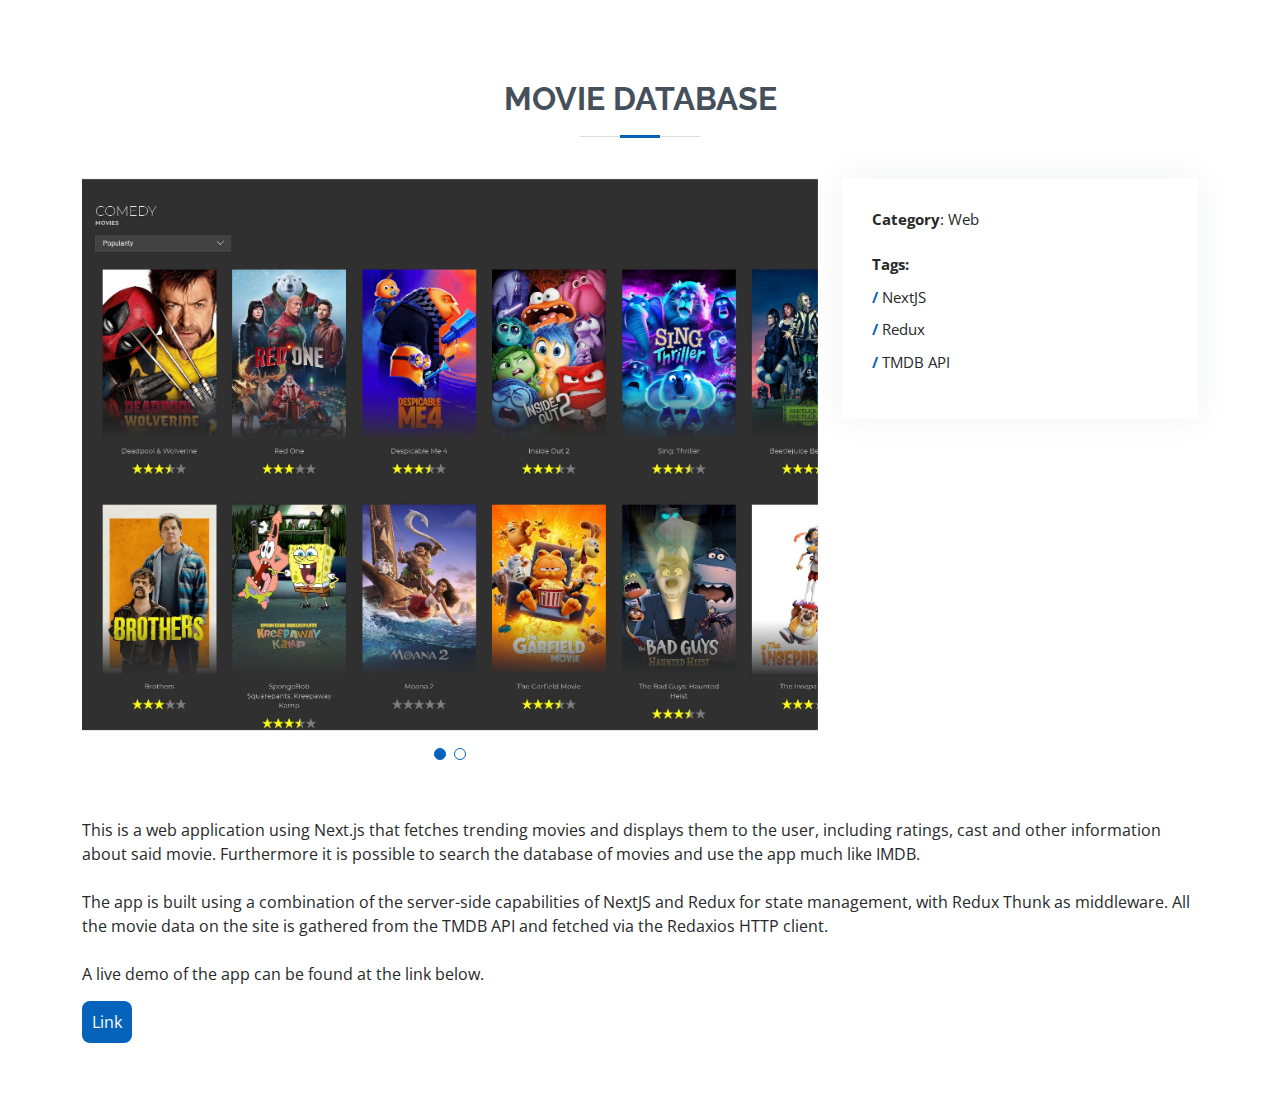
<file: movie.html>
<!DOCTYPE html>
<html lang="en">
  <head>
    <meta charset="utf-8" />
    <meta content="width=device-width, initial-scale=1.0" name="viewport" />

    <title>Movie Database</title>
    <meta content="" name="description" />
    <meta content="" name="keywords" />

    <!-- Favicons -->
    <link href="assets/img/favicon.png" rel="icon" />
    <link href="assets/img/apple-touch-icon.png" rel="apple-touch-icon" />

    <!-- Google Fonts -->
    <link
      href="https://fonts.googleapis.com/css?family=Open+Sans:300,300i,400,400i,600,600i,700,700i|Raleway:300,300i,400,400i,500,500i,600,600i,700,700i|Poppins:300,300i,400,400i,500,500i,600,600i,700,700i"
      rel="stylesheet"
    />

    <!-- Vendor CSS Files -->
    <link href="assets/vendor/aos/aos.css" rel="stylesheet" />
    <link
      href="assets/vendor/bootstrap/css/bootstrap.min.css"
      rel="stylesheet"
    />
    <link
      href="assets/vendor/bootstrap-icons/bootstrap-icons.css"
      rel="stylesheet"
    />
    <link href="assets/vendor/boxicons/css/boxicons.min.css" rel="stylesheet" />
    <link
      href="assets/vendor/glightbox/css/glightbox.min.css"
      rel="stylesheet"
    />
    <link href="assets/vendor/swiper/swiper-bundle.min.css" rel="stylesheet" />

    <!-- Template Main CSS File -->
    <link href="assets/css/style.css" rel="stylesheet" />
  </head>

  <body>
    <main id="main">
      <!-- ======= Portfolio Details Section ======= -->
      <section id="portfolio-details" class="portfolio-details">
        <h2 class="portfolio-details-header">Movie Database</h2>
        <div class="container">
          <div class="row gy-4">
            <div class="col-lg-8">
              <div class="portfolio-details-slider swiper">
                <div class="swiper-wrapper align-items-center">
                  <div class="swiper-slide">
                    <img src="assets/img/portfolio/movie/IMG/1.jpg" alt="" />
                  </div>

                  <div class="swiper-slide">
                    <img src="assets/img/portfolio/movie/IMG/2.jpg" alt="" />
                  </div>
                </div>
                <div class="swiper-pagination"></div>
              </div>
            </div>

            <div class="col-lg-4">
              <div class="portfolio-info">
                <ul>
                  <li><strong>Category</strong>: Web</li>
                  <br />
                  <li><strong>Tags:</strong></li>
                  <li>
                    <ul>
                      <li><span class="i-d">/ </span>NextJS</li>
                      <li><span class="i-d">/ </span>Redux</li>
                      <li><span class="i-d">/ </span>TMDB API</li>
                    </ul>
                  </li>
                </ul>
              </div>
            </div>
            <p>
              This is a web application using Next.js that fetches trending
              movies and displays them to the user, including ratings, cast and
              other information about said movie. Furthermore it is possible to
              search the database of movies and use the app much like IMDB.
              <br /><br />
              The app is built using a combination of the server-side
              capabilities of NextJS and Redux for state management, with Redux
              Thunk as middleware. All the movie data on the site is gathered
              from the TMDB API and fetched via the Redaxios HTTP client.
              <br />
              <br />
              A live demo of the app can be found at the link below.
              <br /><br />
              <a
                href="https://next-movies-main.vercel.app/"
                target="_blank"
                class="project-button"
              >
                Link
              </a>
            </p>
          </div>
        </div>
      </section>
      <!-- End Portfolio Details Section -->
    </main>
    <!-- End #main -->

    <div id="preloader"></div>
    <a
      href="#"
      class="back-to-top d-flex align-items-center justify-content-center"
      ><i class="bi bi-arrow-up-short"></i
    ></a>

    <!-- Vendor JS Files -->
    <script src="assets/vendor/purecounter/purecounter_vanilla.js"></script>
    <script src="assets/vendor/aos/aos.js"></script>
    <script src="assets/vendor/bootstrap/js/bootstrap.bundle.min.js"></script>
    <script src="assets/vendor/glightbox/js/glightbox.min.js"></script>
    <script src="assets/vendor/isotope-layout/isotope.pkgd.min.js"></script>
    <script src="assets/vendor/swiper/swiper-bundle.min.js"></script>
    <script src="assets/vendor/typed.js/typed.umd.js"></script>
    <script src="assets/vendor/waypoints/noframework.waypoints.js"></script>

    <!-- Template Main JS File -->
    <script src="assets/js/main.js"></script>
  </body>
</html>
</file>
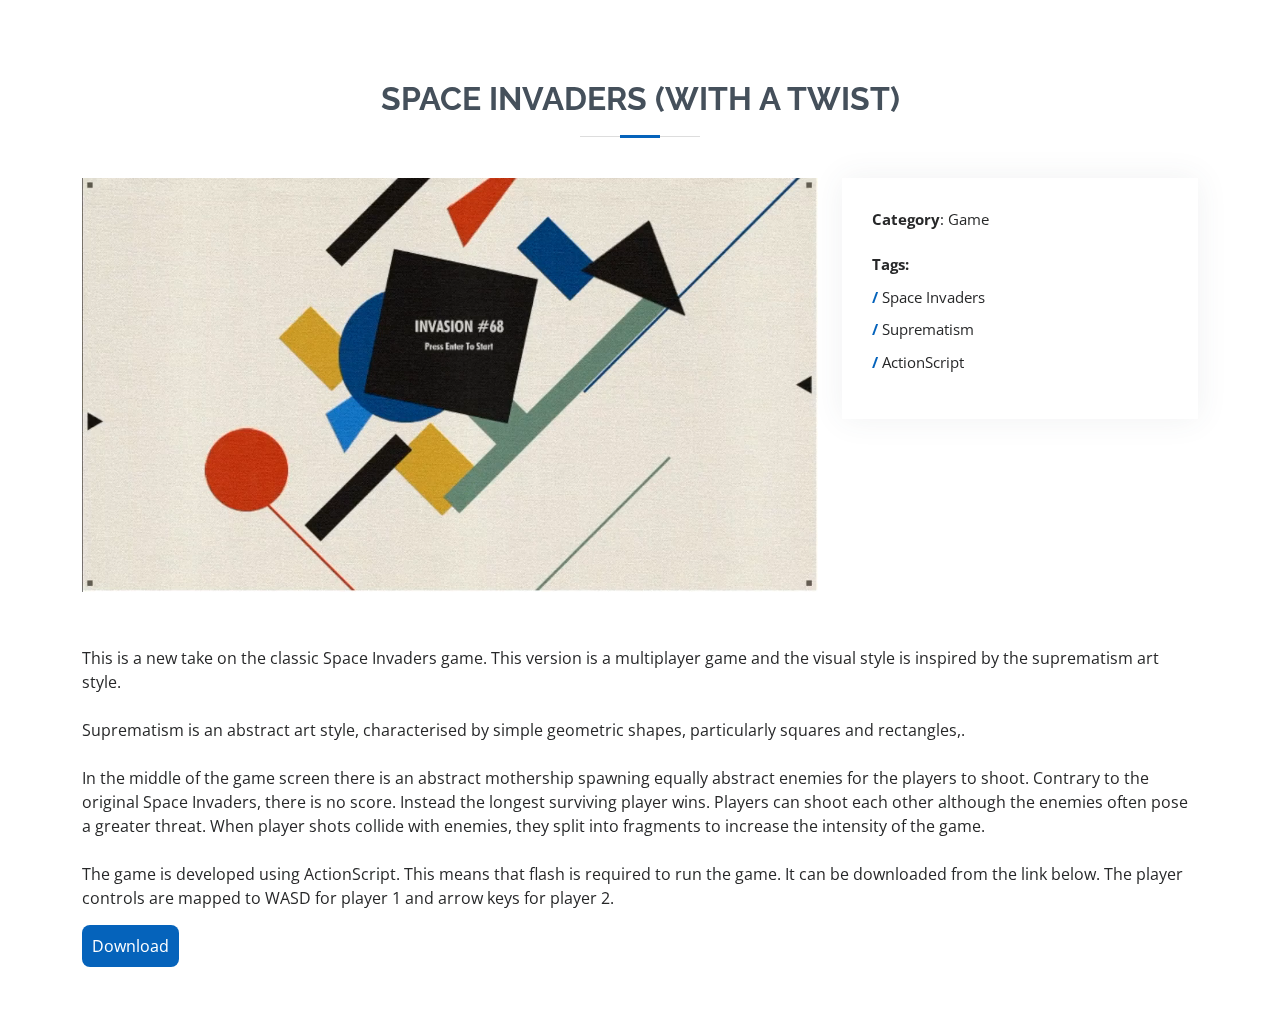
<file: spaceinvaders-page.html>
<!DOCTYPE html>
<html lang="en">
  <head>
    <meta charset="utf-8" />
    <meta content="width=device-width, initial-scale=1.0" name="viewport" />

    <title>Space Invaders</title>
    <meta content="" name="description" />
    <meta content="" name="keywords" />

    <!-- Favicons -->
    <link href="assets/img/favicon.png" rel="icon" />
    <link href="assets/img/apple-touch-icon.png" rel="apple-touch-icon" />

    <!-- Google Fonts -->
    <link
      href="https://fonts.googleapis.com/css?family=Open+Sans:300,300i,400,400i,600,600i,700,700i|Raleway:300,300i,400,400i,500,500i,600,600i,700,700i|Poppins:300,300i,400,400i,500,500i,600,600i,700,700i"
      rel="stylesheet"
    />

    <!-- Vendor CSS Files -->
    <link href="assets/vendor/aos/aos.css" rel="stylesheet" />
    <link
      href="assets/vendor/bootstrap/css/bootstrap.min.css"
      rel="stylesheet"
    />
    <link
      href="assets/vendor/bootstrap-icons/bootstrap-icons.css"
      rel="stylesheet"
    />
    <link href="assets/vendor/boxicons/css/boxicons.min.css" rel="stylesheet" />
    <link
      href="assets/vendor/glightbox/css/glightbox.min.css"
      rel="stylesheet"
    />
    <link href="assets/vendor/swiper/swiper-bundle.min.css" rel="stylesheet" />

    <!-- Template Main CSS File -->
    <link href="assets/css/style.css" rel="stylesheet" />
  </head>

  <body>
    <main id="main">
      <!-- ======= Portfolio Details Section ======= -->
      <section id="portfolio-details" class="portfolio-details">
        <h2 class="portfolio-details-header">Space Invaders (With a Twist)</h2>
        <div class="container">
          <div class="row gy-4">
            <div class="col-lg-8">
              
              <video src="assets/img/portfolio/spaceInvaders/IMG/Invader.mp4" width="100%" height="auto" autoplay loop="loop"></video>
            </div>

              <div class="col-lg-4">
                <div class="portfolio-info">
                  <ul>
                    <li><strong>Category</strong>: Game</li>
                    <br>
                    <li><strong>Tags:</strong></li>
                    <li><ul>
                      <li><span class="i-d">/ </span>Space Invaders</li>
                      <li><span class="i-d">/ </span>Suprematism</li>
                      <li><span class="i-d">/ </span>ActionScript</li>
                    </ul></li>
                  </ul>
                </div>
              </div>
              
            </div>
            <br><br>
            <p>
              This is a new take on the classic Space Invaders game. This
              version is a multiplayer game and the visual style is inspired by
              the suprematism art style.
              <br />
              <br />
              Suprematism is an abstract art style, characterised by simple
              geometric shapes, particularly squares and rectangles,.
              <br />
              <br />
              In the middle of the game screen there is an abstract mothership
              spawning equally abstract enemies for the players to shoot.
              Contrary to the original Space Invaders, there is no score.
              Instead the longest surviving player wins. Players can shoot each
              other although the enemies often pose a greater threat. When
              player shots collide with enemies, they split into fragments to
              increase the intensity of the game.
              <br />
              <br />
              The game is developed using ActionScript. This means that flash is
              required to run the game. It can be downloaded from the link
              below. The player controls are mapped to WASD for player 1 and
              arrow keys for player 2.
              <br />
              <br />
              <a
                href="https://www.dropbox.com/scl/fi/5cidhxwg72iojt27zflak/Invasion.swf?rlkey=8ivdemnh0y5we2211xcnb09z9&st=xxrfwmtj&dl=0"
                target="_blank"
                class="project-button"
              >
                Download
              </a>
            </p>
          </div>
        </div>
      </section>
      <!-- End Portfolio Details Section -->
    </main>
    <!-- End #main -->

    <div id="preloader"></div>
    <a
      href="#"
      class="back-to-top d-flex align-items-center justify-content-center"
      ><i class="bi bi-arrow-up-short"></i
    ></a>

    <!-- Vendor JS Files -->
    <script src="assets/vendor/purecounter/purecounter_vanilla.js"></script>
    <script src="assets/vendor/aos/aos.js"></script>
    <script src="assets/vendor/bootstrap/js/bootstrap.bundle.min.js"></script>
    <script src="assets/vendor/glightbox/js/glightbox.min.js"></script>
    <script src="assets/vendor/isotope-layout/isotope.pkgd.min.js"></script>
    <script src="assets/vendor/swiper/swiper-bundle.min.js"></script>
    <script src="assets/vendor/typed.js/typed.umd.js"></script>
    <script src="assets/vendor/waypoints/noframework.waypoints.js"></script>

    <!-- Template Main JS File -->
    <script src="assets/js/main.js"></script>
  </body>
</html>
</file>
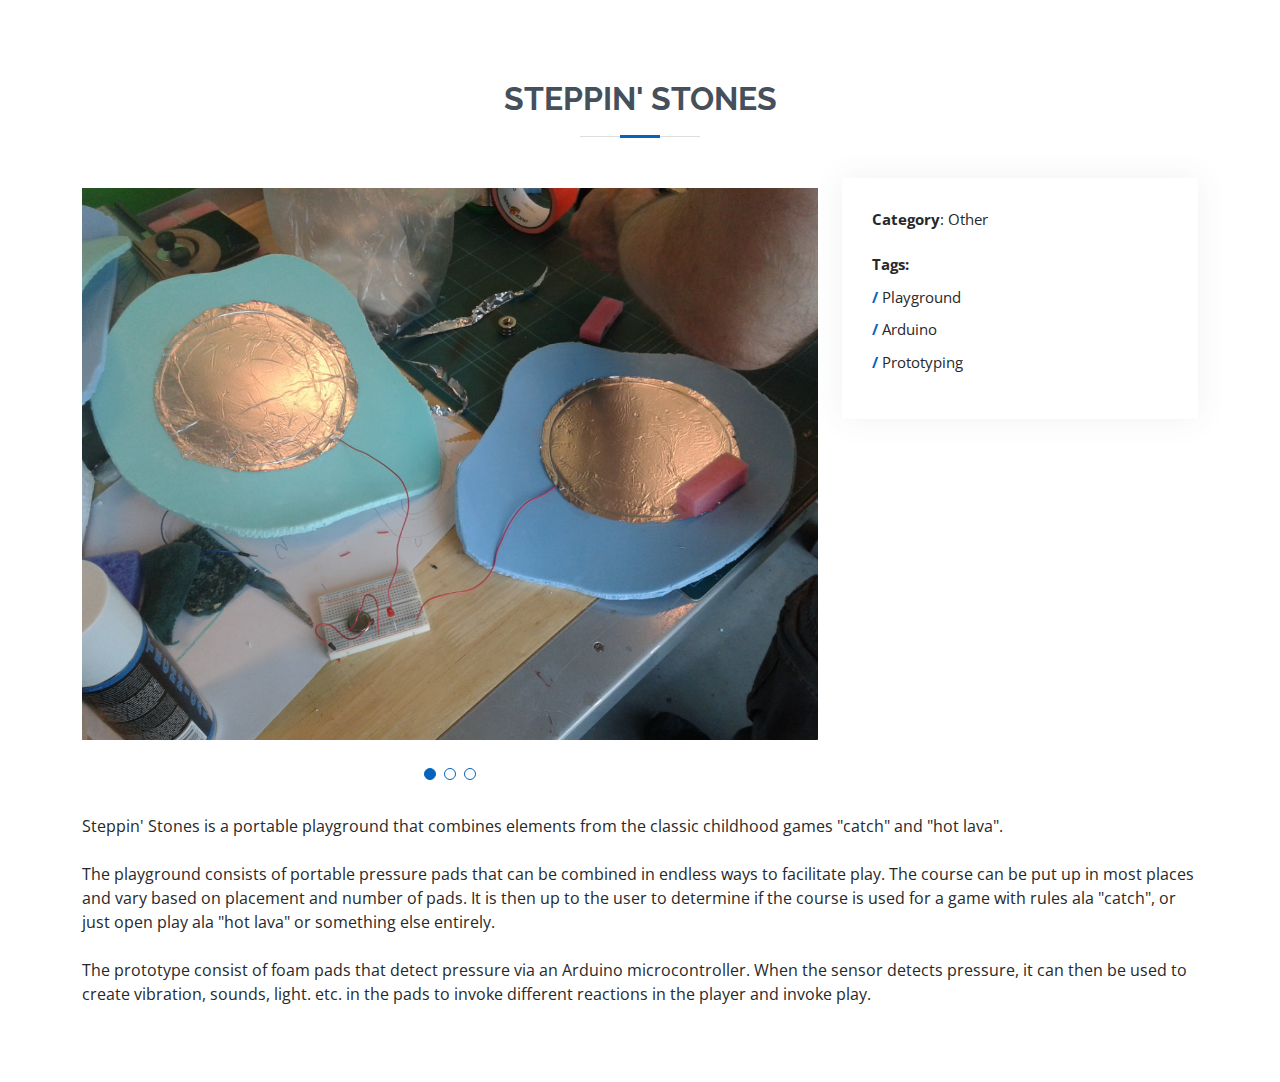
<file: steppinstones.html>
<!DOCTYPE html>
<html lang="en">
  <head>
    <meta charset="utf-8" />
    <meta content="width=device-width, initial-scale=1.0" name="viewport" />

    <title>Steppin' Stones</title>
    <meta content="" name="description" />
    <meta content="" name="keywords" />

    <!-- Favicons -->
    <link href="assets/img/favicon.png" rel="icon" />
    <link href="assets/img/apple-touch-icon.png" rel="apple-touch-icon" />

    <!-- Google Fonts -->
    <link
      href="https://fonts.googleapis.com/css?family=Open+Sans:300,300i,400,400i,600,600i,700,700i|Raleway:300,300i,400,400i,500,500i,600,600i,700,700i|Poppins:300,300i,400,400i,500,500i,600,600i,700,700i"
      rel="stylesheet"
    />

    <!-- Vendor CSS Files -->
    <link href="assets/vendor/aos/aos.css" rel="stylesheet" />
    <link
      href="assets/vendor/bootstrap/css/bootstrap.min.css"
      rel="stylesheet"
    />
    <link
      href="assets/vendor/bootstrap-icons/bootstrap-icons.css"
      rel="stylesheet"
    />
    <link href="assets/vendor/boxicons/css/boxicons.min.css" rel="stylesheet" />
    <link
      href="assets/vendor/glightbox/css/glightbox.min.css"
      rel="stylesheet"
    />
    <link href="assets/vendor/swiper/swiper-bundle.min.css" rel="stylesheet" />

    <!-- Template Main CSS File -->
    <link href="assets/css/style.css" rel="stylesheet" />
  </head>

  <body>
    <main id="main">
      <!-- ======= Portfolio Details Section ======= -->
      <section id="portfolio-details" class="portfolio-details">
        <h2 class="portfolio-details-header">Steppin' Stones</h2>
        <div class="container">
          <div class="row gy-4">
            <div class="col-lg-8">
              <div class="portfolio-details-slider swiper">
                <div class="swiper-wrapper align-items-center">
                  
                  
                  <div class="swiper-slide">
                    <img
                      src="assets/img/portfolio/steppinstones/IMG/4.jpg"
                      alt=""
                    />
                  </div>

                  <div class="swiper-slide">
                    <img
                      src="assets/img/portfolio/steppinstones/IMG/5.jpg"
                      alt=""
                    />
                  </div>

                  <div class="swiper-slide">
                    <img
                      src="assets/img/portfolio/steppinstones/IMG/6.jpg"
                      alt=""
                    />
                  </div>

                </div>
                <div class="swiper-pagination"></div>
              </div>
            </div>

              <div class="col-lg-4">
                <div class="portfolio-info">
                  <ul>
                    <li><strong>Category</strong>: Other</li>
                    <br>
                    <li><strong>Tags:</strong></li>
                    <li><ul>
                      <li><span class="i-d">/ </span>Playground</li>
                      <li><span class="i-d">/ </span>Arduino</li>
                      <li><span class="i-d">/ </span>Prototyping</li>
                    </ul></li>
                  </ul>
                </div>
              </div>
              
            </div>
            <p>
              Steppin' Stones is a portable playground that combines elements from the classic childhood games "catch" and "hot lava".
              <br><br>
              The playground consists of portable pressure pads that can be combined in endless ways to facilitate play. The course can be put up in most places and vary based on placement and number of pads. It is then up to the user to determine if the course is used for a game with rules ala "catch", or just open play ala "hot lava" or something else entirely.
              <br><br>
              The prototype consist of foam pads that detect pressure via an Arduino microcontroller. When the sensor detects pressure, it can then be used to create vibration, sounds, light. etc. in the pads to invoke different reactions in the player and invoke play.
            </p>
          </div>
        </div>
      </section>
      <!-- End Portfolio Details Section -->
    </main>
    <!-- End #main -->

    <div id="preloader"></div>
    <a
      href="#"
      class="back-to-top d-flex align-items-center justify-content-center"
      ><i class="bi bi-arrow-up-short"></i
    ></a>

    <!-- Vendor JS Files -->
    <script src="assets/vendor/purecounter/purecounter_vanilla.js"></script>
    <script src="assets/vendor/aos/aos.js"></script>
    <script src="assets/vendor/bootstrap/js/bootstrap.bundle.min.js"></script>
    <script src="assets/vendor/glightbox/js/glightbox.min.js"></script>
    <script src="assets/vendor/isotope-layout/isotope.pkgd.min.js"></script>
    <script src="assets/vendor/swiper/swiper-bundle.min.js"></script>
    <script src="assets/vendor/typed.js/typed.umd.js"></script>
    <script src="assets/vendor/waypoints/noframework.waypoints.js"></script>

    <!-- Template Main JS File -->
    <script src="assets/js/main.js"></script>
  </body>
</html>
</file>
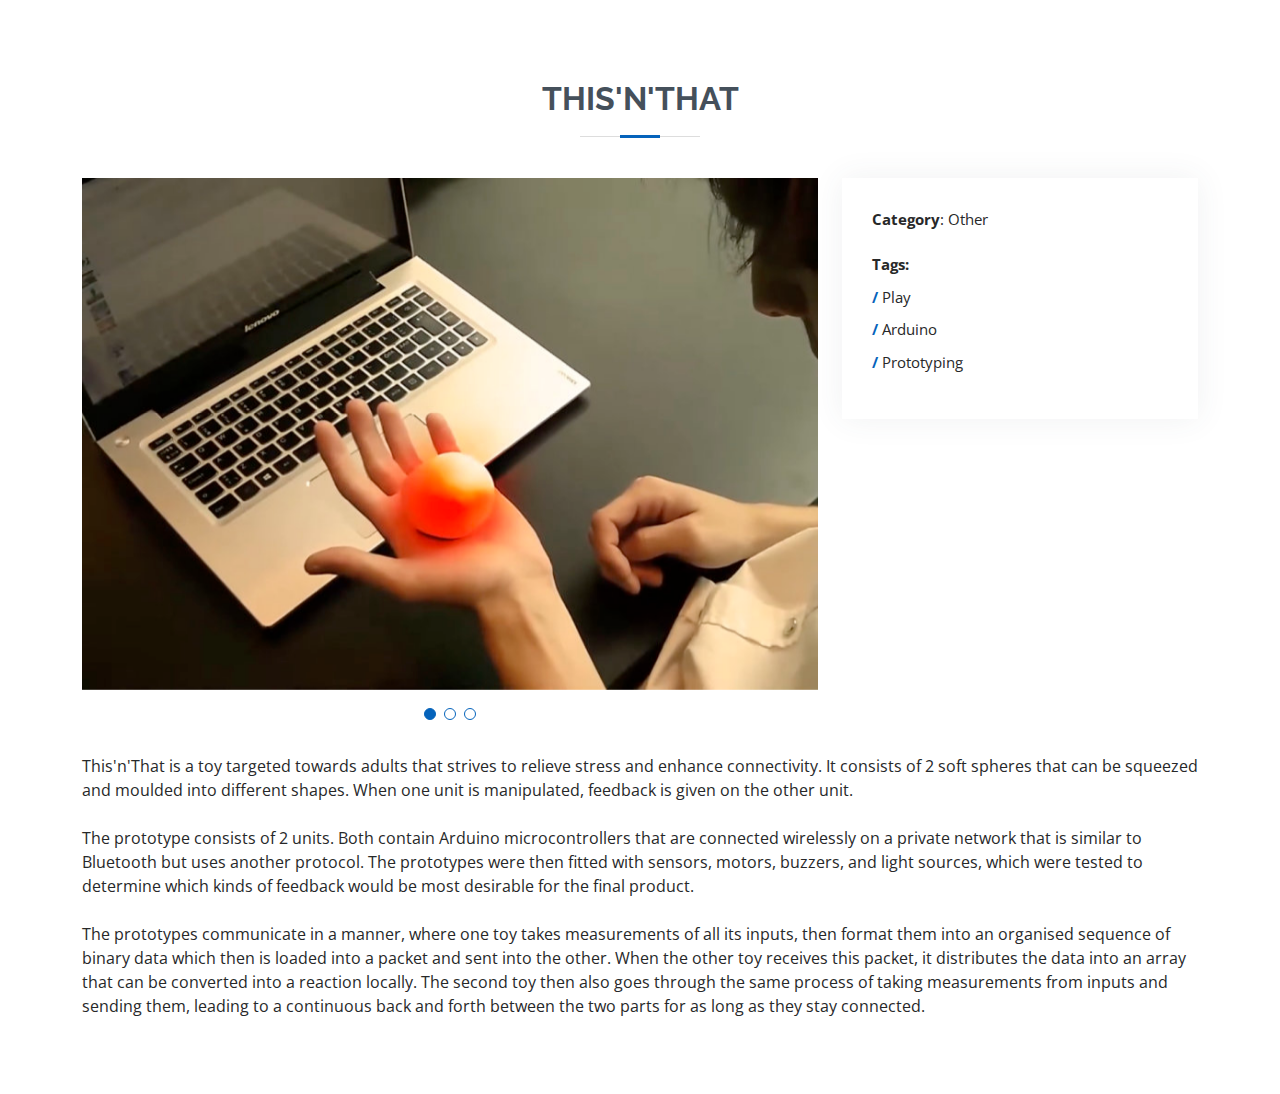
<file: thisnthat.html>
<!DOCTYPE html>
<html lang="en">
  <head>
    <meta charset="utf-8" />
    <meta content="width=device-width, initial-scale=1.0" name="viewport" />

    <title>This'n'That</title>
    <meta content="" name="description" />
    <meta content="" name="keywords" />

    <!-- Favicons -->
    <link href="assets/img/favicon.png" rel="icon" />
    <link href="assets/img/apple-touch-icon.png" rel="apple-touch-icon" />

    <!-- Google Fonts -->
    <link
      href="https://fonts.googleapis.com/css?family=Open+Sans:300,300i,400,400i,600,600i,700,700i|Raleway:300,300i,400,400i,500,500i,600,600i,700,700i|Poppins:300,300i,400,400i,500,500i,600,600i,700,700i"
      rel="stylesheet"
    />

    <!-- Vendor CSS Files -->
    <link href="assets/vendor/aos/aos.css" rel="stylesheet" />
    <link
      href="assets/vendor/bootstrap/css/bootstrap.min.css"
      rel="stylesheet"
    />
    <link
      href="assets/vendor/bootstrap-icons/bootstrap-icons.css"
      rel="stylesheet"
    />
    <link href="assets/vendor/boxicons/css/boxicons.min.css" rel="stylesheet" />
    <link
      href="assets/vendor/glightbox/css/glightbox.min.css"
      rel="stylesheet"
    />
    <link href="assets/vendor/swiper/swiper-bundle.min.css" rel="stylesheet" />

    <!-- Template Main CSS File -->
    <link href="assets/css/style.css" rel="stylesheet" />
  </head>

  <body>
    <main id="main">
      <!-- ======= Portfolio Details Section ======= -->
      <section id="portfolio-details" class="portfolio-details">
        <h2 class="portfolio-details-header">This'n'That</h2>
        <div class="container">
          <div class="row gy-4">
            <div class="col-lg-8">
              <div class="portfolio-details-slider swiper">
                <div class="swiper-wrapper align-items-center">
                  <div class="swiper-slide">
                    <img
                      src="assets/img/portfolio/thisnthat/IMG/1.jpg"
                      alt=""
                    />
                  </div>

                  <div class="swiper-slide">
                    <img
                      src="assets/img/portfolio/thisnthat/IMG/2.jpg"
                      alt=""
                    />
                  </div>

                  <div class="swiper-slide">
                    <img
                      src="assets/img/portfolio/thisnthat/IMG/3.jpg"
                      alt=""
                    />
                  </div>
                </div>
                <div class="swiper-pagination"></div>
              </div>
            </div>

              <div class="col-lg-4">
                <div class="portfolio-info">
                  <ul>
                    <li><strong>Category</strong>: Other</li>
                    <br>
                    <li><strong>Tags:</strong></li>
                    <li><ul>
                      <li><span class="i-d">/ </span>Play</li>
                      <li><span class="i-d">/ </span>Arduino</li>
                      <li><span class="i-d">/ </span>Prototyping</li>
                    </ul></li>
                  </ul>
                </div>
              </div>
              
            </div>
            <p>
              This'n'That is a toy targeted towards adults that strives to relieve stress and enhance connectivity. It consists of 2 soft spheres that can be squeezed and moulded into different shapes. When one unit is manipulated, feedback is given on the other unit.
              <br><br>
              The prototype consists of 2 units. Both contain Arduino microcontrollers that are connected wirelessly on a private network that is similar to Bluetooth but uses another protocol. The prototypes were then fitted with sensors, motors, buzzers, and light sources, which were tested to determine which kinds of feedback would be most desirable for the final product.
              <br><br>
              The prototypes communicate in a manner, where one toy takes measurements of all its inputs, then format them into an organised sequence of binary data which then is loaded into a packet and sent into the other. When the other toy receives this packet, it distributes the data into an array that can be converted into a reaction locally. The second toy then also goes through the same process of taking measurements from inputs and sending them, leading to a continuous back and forth between the two parts for as long as they stay connected.
            </p>
          </div>
        </div>
      </section>
      <!-- End Portfolio Details Section -->
    </main>
    <!-- End #main -->

    <div id="preloader"></div>
    <a
      href="#"
      class="back-to-top d-flex align-items-center justify-content-center"
      ><i class="bi bi-arrow-up-short"></i
    ></a>

    <!-- Vendor JS Files -->
    <script src="assets/vendor/purecounter/purecounter_vanilla.js"></script>
    <script src="assets/vendor/aos/aos.js"></script>
    <script src="assets/vendor/bootstrap/js/bootstrap.bundle.min.js"></script>
    <script src="assets/vendor/glightbox/js/glightbox.min.js"></script>
    <script src="assets/vendor/isotope-layout/isotope.pkgd.min.js"></script>
    <script src="assets/vendor/swiper/swiper-bundle.min.js"></script>
    <script src="assets/vendor/typed.js/typed.umd.js"></script>
    <script src="assets/vendor/waypoints/noframework.waypoints.js"></script>

    <!-- Template Main JS File -->
    <script src="assets/js/main.js"></script>
  </body>
</html>
</file>
<file: assets/css/style.css>
/*--------------------------------------------------------------
# General
--------------------------------------------------------------*/
body {
  font-family: "Open Sans", sans-serif;
  color: #272829;
}

a {
  color: #0563bb;
  text-decoration: none;
}

a:hover {
  color: #067ded;
  text-decoration: none;
}

h1,
h2,
h3,
h4,
h5,
h6 {
  font-family: "Raleway", sans-serif;
}

/*--------------------------------------------------------------
# Back to top button
--------------------------------------------------------------*/
.back-to-top {
  position: fixed;
  visibility: hidden;
  opacity: 0;
  right: 15px;
  bottom: 15px;
  z-index: 996;
  background: #0563bb;
  width: 40px;
  height: 40px;
  border-radius: 50px;
  transition: all 0.4s;
}

.back-to-top i {
  font-size: 28px;
  color: #fff;
  line-height: 0;
}

.back-to-top:hover {
  background: #0678e3;
  color: #fff;
}

.back-to-top.active {
  visibility: visible;
  opacity: 1;
}

/*--------------------------------------------------------------
# Preloader
--------------------------------------------------------------*/
#preloader {
  position: fixed;
  top: 0;
  left: 0;
  right: 0;
  bottom: 0;
  z-index: 9999;
  overflow: hidden;
  background: #fff;
}

#preloader:before {
  content: "";
  position: fixed;
  top: calc(50% - 30px);
  left: calc(50% - 30px);
  border: 6px solid #0563bb;
  border-top-color: #fff;
  border-bottom-color: #fff;
  border-radius: 50%;
  width: 60px;
  height: 60px;
  animation: animate-preloader 1s linear infinite;
}

@keyframes animate-preloader {
  0% {
    transform: rotate(0deg);
  }

  100% {
    transform: rotate(360deg);
  }
}

/*--------------------------------------------------------------
# Disable aos animation delay on mobile devices
--------------------------------------------------------------*/
@media screen and (max-width: 768px) {
  [data-aos-delay] {
    transition-delay: 0 !important;
  }
}

/*--------------------------------------------------------------
# Header
--------------------------------------------------------------*/
#header {
  position: fixed;
  top: 0;
  left: 0;
  bottom: 0;
  z-index: 9997;
  transition: all 0.5s;
  padding: 15px;
  overflow-y: auto;
}

@media (max-width: 991px) {
  #header {
    width: 300px;
    background: #fff;
    border-right: 1px solid #e6e9ec;
    left: -300px;
  }
  #contact-logo {
    display: none;
  }
}

@media (min-width: 991px) {
  #main {
    margin-left: 100px;
  }
  #about {
    margin-left: -100px;
    padding-left: 100px;
  }
  #skills {
    margin-left: -100px;
    padding-left: 100px;
  }
  #portfolio-details {
    margin-left: -100px;
  }
}

/*--------------------------------------------------------------
# Navigation Menu
--------------------------------------------------------------*/
/**
* Desktop Navigation 
*/
.nav-menu {
  padding: 0;
  display: block;
}

.nav-menu * {
  margin: 0;
  padding: 0;
  list-style: none;
}

.nav-menu > ul > li {
  position: relative;
  white-space: nowrap;
}

.nav-menu a,
.nav-menu a:focus {
  display: flex;
  align-items: center;
  color: #45505b;
  padding: 10px 18px;
  margin-bottom: 8px;
  transition: 0.3s;
  font-size: 15px;
  border-radius: 50px;
  background: #e9e9e9;
  /* background: #f2f3f5; */
  height: 56px;
  width: 100%;
  overflow: hidden;
  transition: 0.3s;
}

.nav-menu a i,
.nav-menu a:focus i {
  font-size: 20px;
}

.nav-menu a span,
.nav-menu a:focus span {
  padding: 0 5px 0 7px;
  color: #45505b;
}

@media (min-width: 992px) {
  .nav-menu a,
  .nav-menu a:focus {
    width: 56px;
  }

  .nav-menu a span,
  .nav-menu a:focus span {
    display: none;
    color: #fff;
  }
}

.nav-menu a:hover,
.nav-menu .active,
.nav-menu .active:focus,
.nav-menu li:hover > a {
  color: #fff;
  background: #0563bb;
}

.nav-menu a:hover span,
.nav-menu .active span,
.nav-menu .active:focus span,
.nav-menu li:hover > a span {
  color: #fff;
}

.nav-menu a:hover,
.nav-menu li:hover > a {
  width: 100%;
  color: #fff;
}

.nav-menu a:hover span,
.nav-menu li:hover > a span {
  display: block;
}

/**
* Mobile Navigation 
*/
.mobile-nav-toggle {
  position: fixed;
  right: 10px;
  top: 10px;
  z-index: 9998;
  border: 0;
  background: none;
  font-size: 28px;
  transition: all 0.4s;
  outline: none !important;
  line-height: 0;
  cursor: pointer;
  border-radius: 50px;
  padding: 5px;
}

.mobile-nav-toggle i {
  color: #45505b;
}

.mobile-nav-active {
  overflow: hidden;
}

.mobile-nav-active #header {
  left: 0;
}

.mobile-nav-active .mobile-nav-toggle {
  color: #fff;
  background-color: #0563bb;
}

/*--------------------------------------------------------------
# Hero Section
--------------------------------------------------------------*/
#hero {
  width: 100%;
  height: 100vh;
  background: url("../img/heroBig.jpg") top right no-repeat;
  background-size: cover;
  position: relative;
}

@media (min-width: 992px) {
  #hero {
    padding-left: 160px;
  }
}

#hero:before {
  content: "";
  background: rgba(255, 255, 255, 0.1);
  position: absolute;
  bottom: 0;
  top: 0;
  left: 0;
  right: 0;
}

#hero h1 {
  margin: 0;
  font-size: 5em;
  /* font-size: 64px; */
  font-weight: 700;
  /* line-height: 56px; */
  color: white;
  font-family: "Montserrat", sans-serif;
  text-transform: uppercase;
}

#hero p {
  color: white;
  margin: 15px 0 0 0;
  font-size: 1.5em;
  line-height: 3em;
  /* font-size: 26px; */
  font-family: "Poppins", sans-serif;
}

#hero p span {
  color: #0563bb;
  letter-spacing: 1px;
}

@media (max-width: 992px) {
  #hero {
    text-align: center;
  }

  #hero h1 {
    font-size: 32px;
    line-height: 36px;
  }

  #hero p {
    margin-top: 10px;
    font-size: 20px;
    line-height: 24px;
  }
}

/*--------------------------------------------------------------
# Sections General
--------------------------------------------------------------*/
section {
  padding: 60px 0;
  overflow: hidden;
}

.section-title {
  text-align: center;
  padding-bottom: 30px;
}

.section-title h2 {
  font-size: 32px;
  font-weight: bold;
  text-transform: uppercase;
  margin-bottom: 20px;
  padding-bottom: 20px;
  position: relative;
  color: #45505b;
}

.section-title h2::before {
  content: "";
  position: absolute;
  display: block;
  width: 120px;
  height: 1px;
  background: #ddd;
  bottom: 1px;
  left: calc(50% - 60px);
}

.section-title h2::after {
  content: "";
  position: absolute;
  display: block;
  width: 40px;
  height: 3px;
  background: #0563bb;
  bottom: 0;
  left: calc(50% - 20px);
}

.section-title p {
  margin-bottom: 0;
}

/*--------------------------------------------------------------
# About
--------------------------------------------------------------*/
#about {
  padding-top: 100px;
  background-color: #f6f6f6;
}

#about h2 {
  /* color: #f2f3f5; */
}

.about .content h3 {
  font-weight: 700;
  font-size: 26px;
  color: #728394;
}

.about .content ul {
  list-style: none;
  padding: 0;
}

.about .content ul li {
  margin-bottom: 20px;
  display: flex;
  align-items: center;
}

.about .content ul strong {
  margin-right: 10px;
}

.about .content ul i {
  font-size: 16px;
  margin-right: 5px;
  color: #0678e3;
  line-height: 0;
}

.about .content p:last-child {
  margin-bottom: 0;
}

/*--------------------------------------------------------------
# Skills
--------------------------------------------------------------*/
/* #skills {
  background-color: #404040;
  padding-bottom: 100px;
}

#skills h2 {
  color: #f2f3f5;
} */

.skills {
  background-color: #f6f6f6;
}

.skills .progress {
  height: 60px;
  display: block;
  background: none;
  border-radius: 0;
}

.skills .progress .skill {
  padding: 10px 0;
  margin: 0;
  text-transform: uppercase;
  display: block;
  font-weight: 600;
  font-family: "Poppins", sans-serif;
  /* color: #45505b; */
  color: #45505b;
}

.skills .progress .skill .val {
  float: right;
  font-style: normal;
}

.skills .progress-bar-wrap {
  /* background: #f2f3f5; */
  background: #e7e7e7;
}

.skills .progress-bar {
  width: 1px;
  height: 10px;
  transition: 0.9s;
  background-color: #0563bb;
}

/*--------------------------------------------------------------
# Portfolio
--------------------------------------------------------------*/
.portfolio {
  padding: 100px 0px;
}

.portfolio .portfolio-item {
  margin-bottom: 30px;
}

.portfolio #portfolio-flters {
  padding: 0;
  margin: 0 auto 25px auto;
  list-style: none;
  text-align: center;
  background: #fff;
  border-radius: 50px;
  padding: 2px 15px;
}

.portfolio #portfolio-flters li {
  cursor: pointer;
  display: inline-block;
  padding: 10px 15px;
  font-size: 14px;
  font-weight: 600;
  line-height: 1;
  text-transform: uppercase;
  color: #272829;
  margin-bottom: 5px;
  transition: all 0.3s ease-in-out;
}

.portfolio #portfolio-flters li:hover,
.portfolio #portfolio-flters li.filter-active {
  color: #0563bb;
}

.portfolio #portfolio-flters li:last-child {
  margin-right: 0;
}

.portfolio .portfolio-wrap {
  transition: 0.3s;
  position: relative;
  overflow: hidden;
  z-index: 1;
  background: rgba(69, 80, 91, 0.8);
}

.portfolio .portfolio-wrap::before {
  content: "";
  background: rgba(255, 255, 255, 0.7);
  position: absolute;
  left: 30px;
  right: 30px;
  top: 30px;
  bottom: 30px;
  transition: all ease-in-out 0.3s;
  z-index: 2;
  opacity: 0;
}

.portfolio .portfolio-wrap .portfolio-info {
  opacity: 0;
  position: absolute;
  top: 0;
  left: 0;
  right: 0;
  bottom: 0;
  text-align: center;
  z-index: 3;
  transition: all ease-in-out 0.3s;
  display: flex;
  flex-direction: column;
  justify-content: center;
  align-items: center;
}

.portfolio .portfolio-wrap .portfolio-info::before {
  display: block;
  content: "";
  width: 48px;
  height: 48px;
  position: absolute;
  top: 35px;
  left: 35px;
  border-top: 3px solid #d7dce1;
  border-left: 3px solid #d7dce1;
  transition: all 0.5s ease 0s;
  z-index: 9994;
}

.portfolio .portfolio-wrap .portfolio-info::after {
  display: block;
  content: "";
  width: 48px;
  height: 48px;
  position: absolute;
  bottom: 35px;
  right: 35px;
  border-bottom: 3px solid #d7dce1;
  border-right: 3px solid #d7dce1;
  transition: all 0.5s ease 0s;
  z-index: 9994;
}

.portfolio .portfolio-wrap .portfolio-info h4 {
  font-size: 20px;
  color: #45505b;
  font-weight: 600;
}

.portfolio .portfolio-wrap .portfolio-info p {
  color: #45505b;
  font-size: 14px;
  text-transform: uppercase;
  padding: 0;
  margin: 0;
}

.portfolio .portfolio-wrap .portfolio-links {
  text-align: center;
  z-index: 4;
}

.portfolio .portfolio-wrap .portfolio-links a {
  color: #45505b;
  margin: 0 2px;
  font-size: 28px;
  display: inline-block;
  transition: 0.3s;
}

.portfolio .portfolio-wrap .portfolio-links a:hover {
  color: #148af9;
}

.portfolio .portfolio-wrap:hover::before {
  top: 0;
  left: 0;
  right: 0;
  bottom: 0;
  opacity: 1;
}

.portfolio .portfolio-wrap:hover .portfolio-info {
  opacity: 1;
}

.portfolio .portfolio-wrap:hover .portfolio-info::before {
  top: 15px;
  left: 15px;
}

.portfolio .portfolio-wrap:hover .portfolio-info::after {
  bottom: 15px;
  right: 15px;
}

/*--------------------------------------------------------------
# Portfolio Details
--------------------------------------------------------------*/
.portfolio-details {
  padding-top: 40px;
}

.portfolio-details-header {
  margin-top: 40px;
}

.portfolio-details .portfolio-details-slider img {
  width: 100%;
}

.portfolio-details .portfolio-details-slider .swiper-pagination {
  margin-top: 20px;
  margin-bottom: 20px;
  position: relative;
}

.portfolio-details h2 {
  font-size: 32px;
  font-weight: bold;
  text-transform: uppercase;
  text-align: center;
  margin-bottom: 40px;
  padding-bottom: 20px;
  position: relative;
  color: #45505b;
}

.portfolio-details h2::before {
  content: "";
  position: absolute;
  display: block;
  width: 120px;
  height: 1px;
  background: #ddd;
  bottom: 1px;
  left: calc(50% - 60px);
}

.portfolio-details h2::after {
  content: "";
  position: absolute;
  display: block;
  width: 40px;
  height: 3px;
  background: #0563bb;
  bottom: 0;
  left: calc(50% - 20px);
}

.portfolio-details
  .portfolio-details-slider
  .swiper-pagination
  .swiper-pagination-bullet {
  width: 12px;
  height: 12px;
  background-color: #fff;
  opacity: 1;
  border: 1px solid #0563bb;
}

.portfolio-details
  .portfolio-details-slider
  .swiper-pagination
  .swiper-pagination-bullet-active {
  background-color: #0563bb;
}

.portfolio-details .portfolio-info {
  padding: 30px;
  box-shadow: 0px 0 30px rgba(69, 80, 91, 0.08);
}

.portfolio-details .portfolio-info h3 {
  font-size: 22px;
  font-weight: 700;
  margin-bottom: 20px;
  padding-bottom: 20px;
  border-bottom: 1px solid #eee;
}

.portfolio-details .portfolio-info ul {
  list-style: none;
  padding: 0;
  font-size: 15px;
}

.portfolio-details .portfolio-info ul li + li {
  margin-top: 10px;
}

.portfolio-details .portfolio-description {
  padding-top: 30px;
}

.portfolio-details .portfolio-description h2 {
  font-size: 26px;
  font-weight: 700;
  margin-bottom: 20px;
}

.portfolio-details .portfolio-description p {
  padding: 0;
}

/*--------------------------------------------------------------
# Contact
--------------------------------------------------------------*/
.contact {
  padding: 130px 0px;
}

.contact .info {
  width: 100%;
  height: 80%;
  display: flex;
  justify-content: center;
  align-items: center;
}

.contact .info i {
  font-size: 20px;
  color: #0563bb;
  float: left;
  width: 44px;
  height: 44px;
  background: #eef7ff;
  display: flex;
  justify-content: center;
  align-items: center;
  border-radius: 50px;
  transition: all 0.3s ease-in-out;
}

.contact .info h4 {
  padding: 0 0 0 60px;
  font-size: 22px;
  font-weight: 600;
  margin-bottom: 5px;
  color: #45505b;
}

.contact .info p {
  padding: 0 0 0 60px;
  margin-bottom: 0;
  font-size: 14px;
  color: #728394;
}

.contact .info .email,
.contact .info .phone {
  margin-top: 40px;
}

.contact .info .email:hover i,
.contact .info .address:hover i,
.contact .info .phone:hover i {
  background: #0563bb;
  color: #fff;
}

.contact .php-email-form {
  width: 100%;
  background: #fff;
}

.contact .php-email-form .form-group {
  padding-bottom: 8px;
}

.contact .php-email-form .error-message {
  display: none;
  color: #fff;
  background: #ed3c0d;
  text-align: left;
  padding: 15px;
  font-weight: 600;
}

.contact .php-email-form .error-message br + br {
  margin-top: 25px;
}

.contact .php-email-form .sent-message {
  display: none;
  color: #fff;
  background: #18d26e;
  text-align: center;
  padding: 15px;
  font-weight: 600;
}

.contact .php-email-form .loading {
  display: none;
  background: #fff;
  text-align: center;
  padding: 15px;
}

.contact .php-email-form .loading:before {
  content: "";
  display: inline-block;
  border-radius: 50%;
  width: 24px;
  height: 24px;
  margin: 0 10px -6px 0;
  border: 3px solid #18d26e;
  border-top-color: #eee;
  animation: animate-loading 1s linear infinite;
}

.contact .php-email-form input,
.contact .php-email-form textarea {
  border-radius: 4px;
  box-shadow: none;
  font-size: 14px;
}

.contact .php-email-form input[type="text"],
.contact .php-email-form input[type="email"] {
  height: 44px;
}

.contact .php-email-form textarea {
  padding: 10px 12px;
}

.contact .php-email-form button[type="submit"] {
  background: #0563bb;
  border: 0;
  padding: 10px 35px;
  color: #fff;
  transition: 0.4s;
  border-radius: 50px;
}

.contact .php-email-form button[type="submit"]:hover {
  background: #0678e3;
}

@keyframes animate-loading {
  0% {
    transform: rotate(0deg);
  }

  100% {
    transform: rotate(360deg);
  }
}

/*--------------------------------------------------------------
# Footer
--------------------------------------------------------------*/
#footer {
  background: #f6f6f6;
  /* background: #f7f8f9; */
  color: #45505b;
  font-size: 14px;
  text-align: center;
  padding: 30px 0;
}

#footer h3 {
  font-size: 36px;
  font-weight: 700;
  position: relative;
  font-family: "Poppins", sans-serif;
  padding: 0;
  margin: 0 0 15px 0;
}

#footer p {
  font-size: 15;
  font-style: italic;
  padding: 0;
  margin: 0 0 40px 0;
}

#footer .social-links {
  margin: 0 0 40px 0;
}

#footer .social-links a {
  font-size: 18px;
  display: inline-block;
  background: #0563bb;
  color: #fff;
  line-height: 1;
  padding: 8px 0;
  margin-right: 4px;
  border-radius: 50%;
  text-align: center;
  width: 36px;
  height: 36px;
  transition: 0.3s;
}

#footer .social-links a:hover {
  background: #0678e3;
  color: #fff;
  text-decoration: none;
}

#footer .copyright {
  margin: 0 0 5px 0;
}

#footer .credits {
  font-size: 13px;
}

/*--------------------------------------------------------------
# Footer
--------------------------------------------------------------*/
.fill-div {
  display: flex-col;
  width: 100%;
  height: 100%;
}

#hungergram-list {
  list-style: none;
}

.hungergram-number {
  color: #0563bb;
  font-weight: 700;
}

/* --- */
.i-d {
  color: #0563bb;
  font-weight: 700;
}

.project-button {
  color: white;
  background-color: #0563bb;
  padding: 10px;
  border-radius: 0.5rem;
  border: none;
}

.project-button:hover {
  color: white;
  background-color: #0678e3;
}

.form-success {
  padding: 10px;
  color: white;
  background-color: green;
  width: max-content;
  margin: auto;
  border-radius: 3px;
}

.form-error {
  padding: 10px;
  color: white;
  background-color: red;
  width: max-content;
  margin: auto;
  border-radius: 3px;
}

.hero-container {
  /* margin-left: 50px; */
  display: flex;
  width: fit-content;
  flex-direction: column;
  align-items: center;
}

.hero-button {
  color: white;
  background-color: #0563bb;
  padding: 10px 15px;
  border-radius: 50px;
  border: none;
}

.hero-button:hover {
  background-color: #0678e3;
}
</file>
